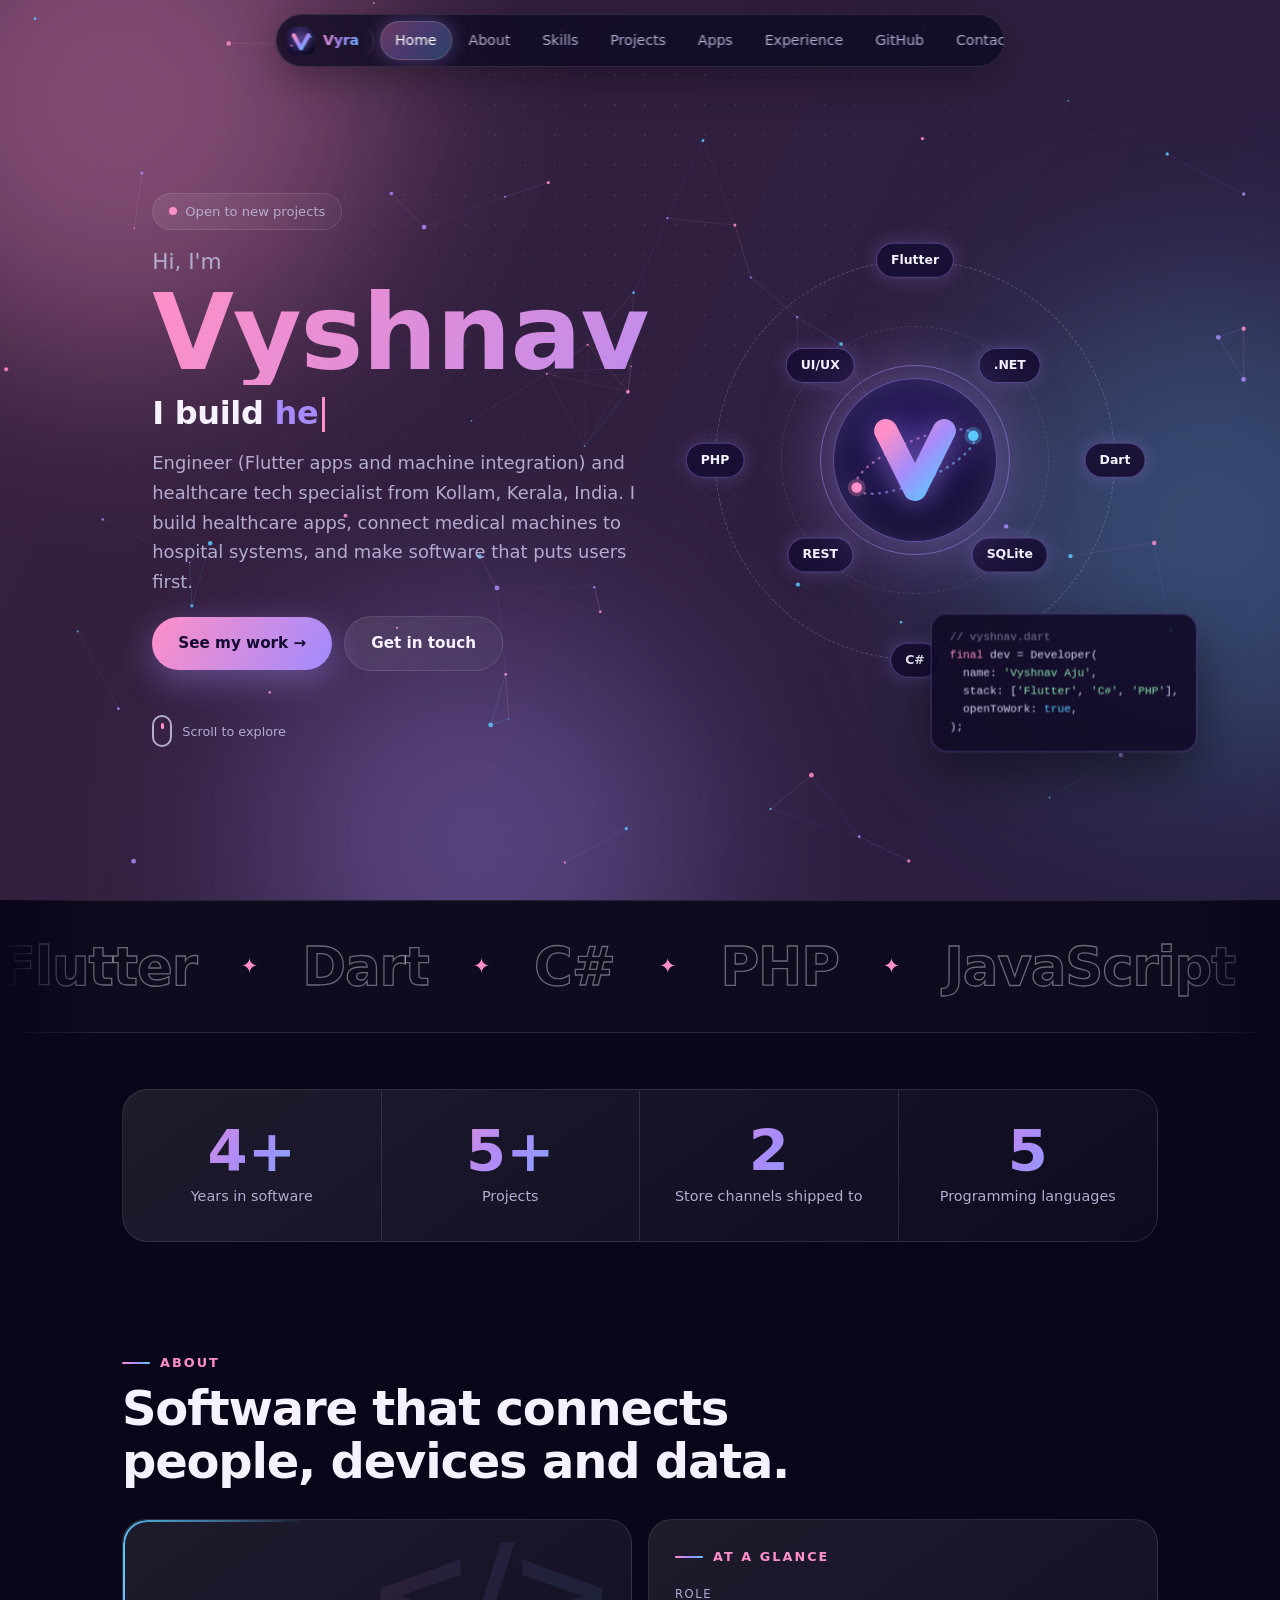
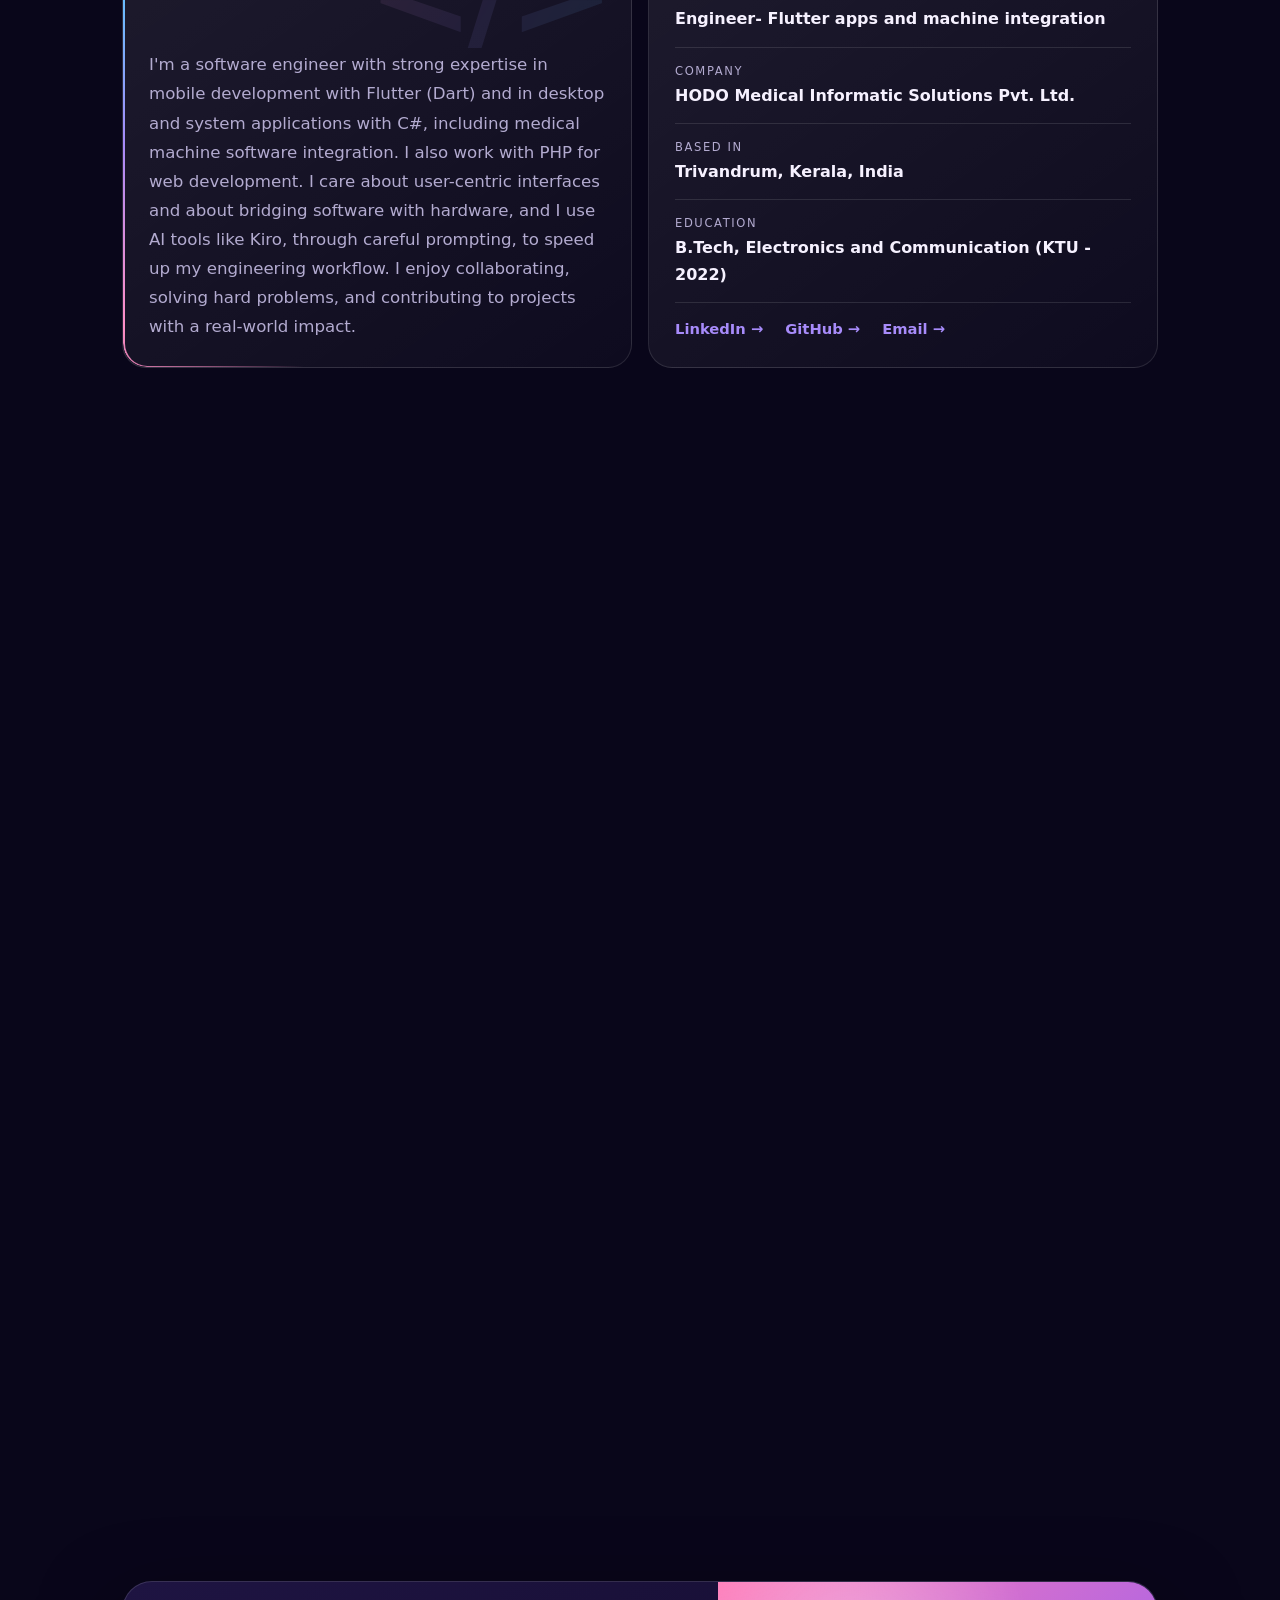
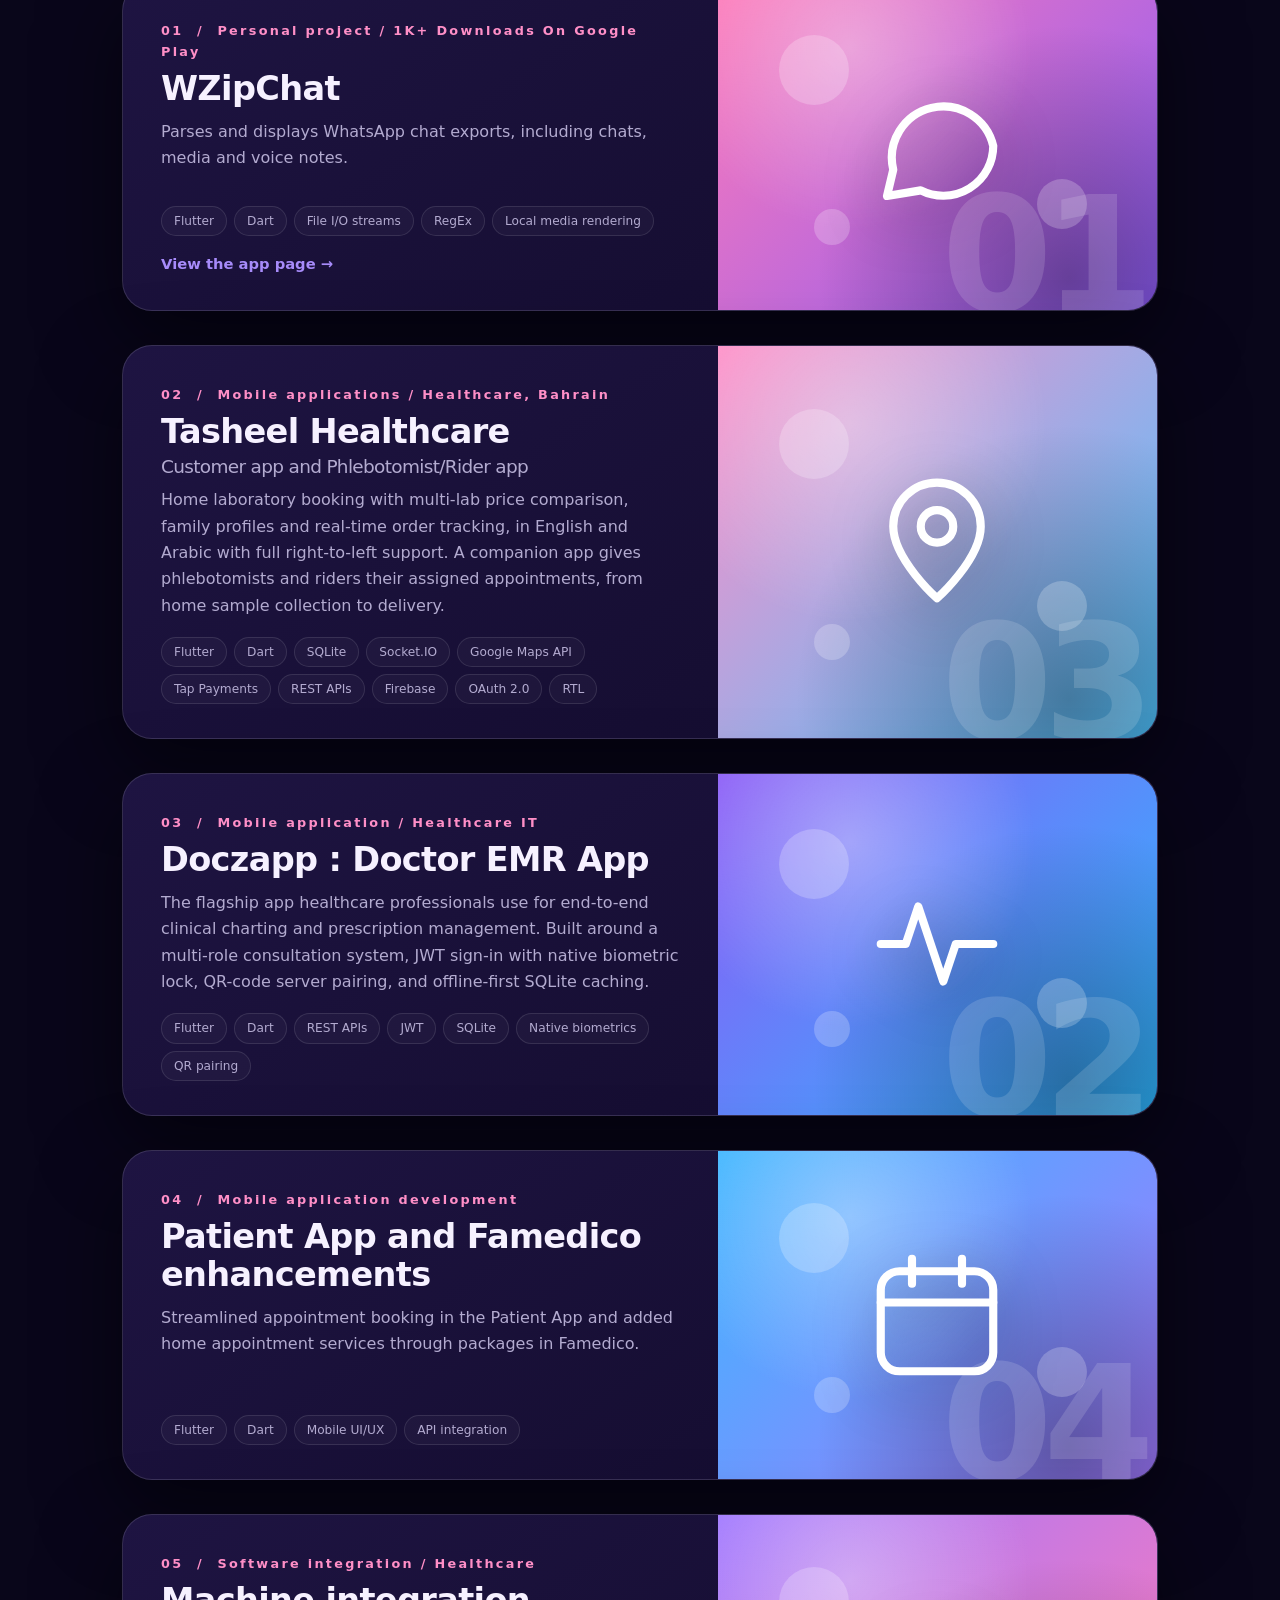
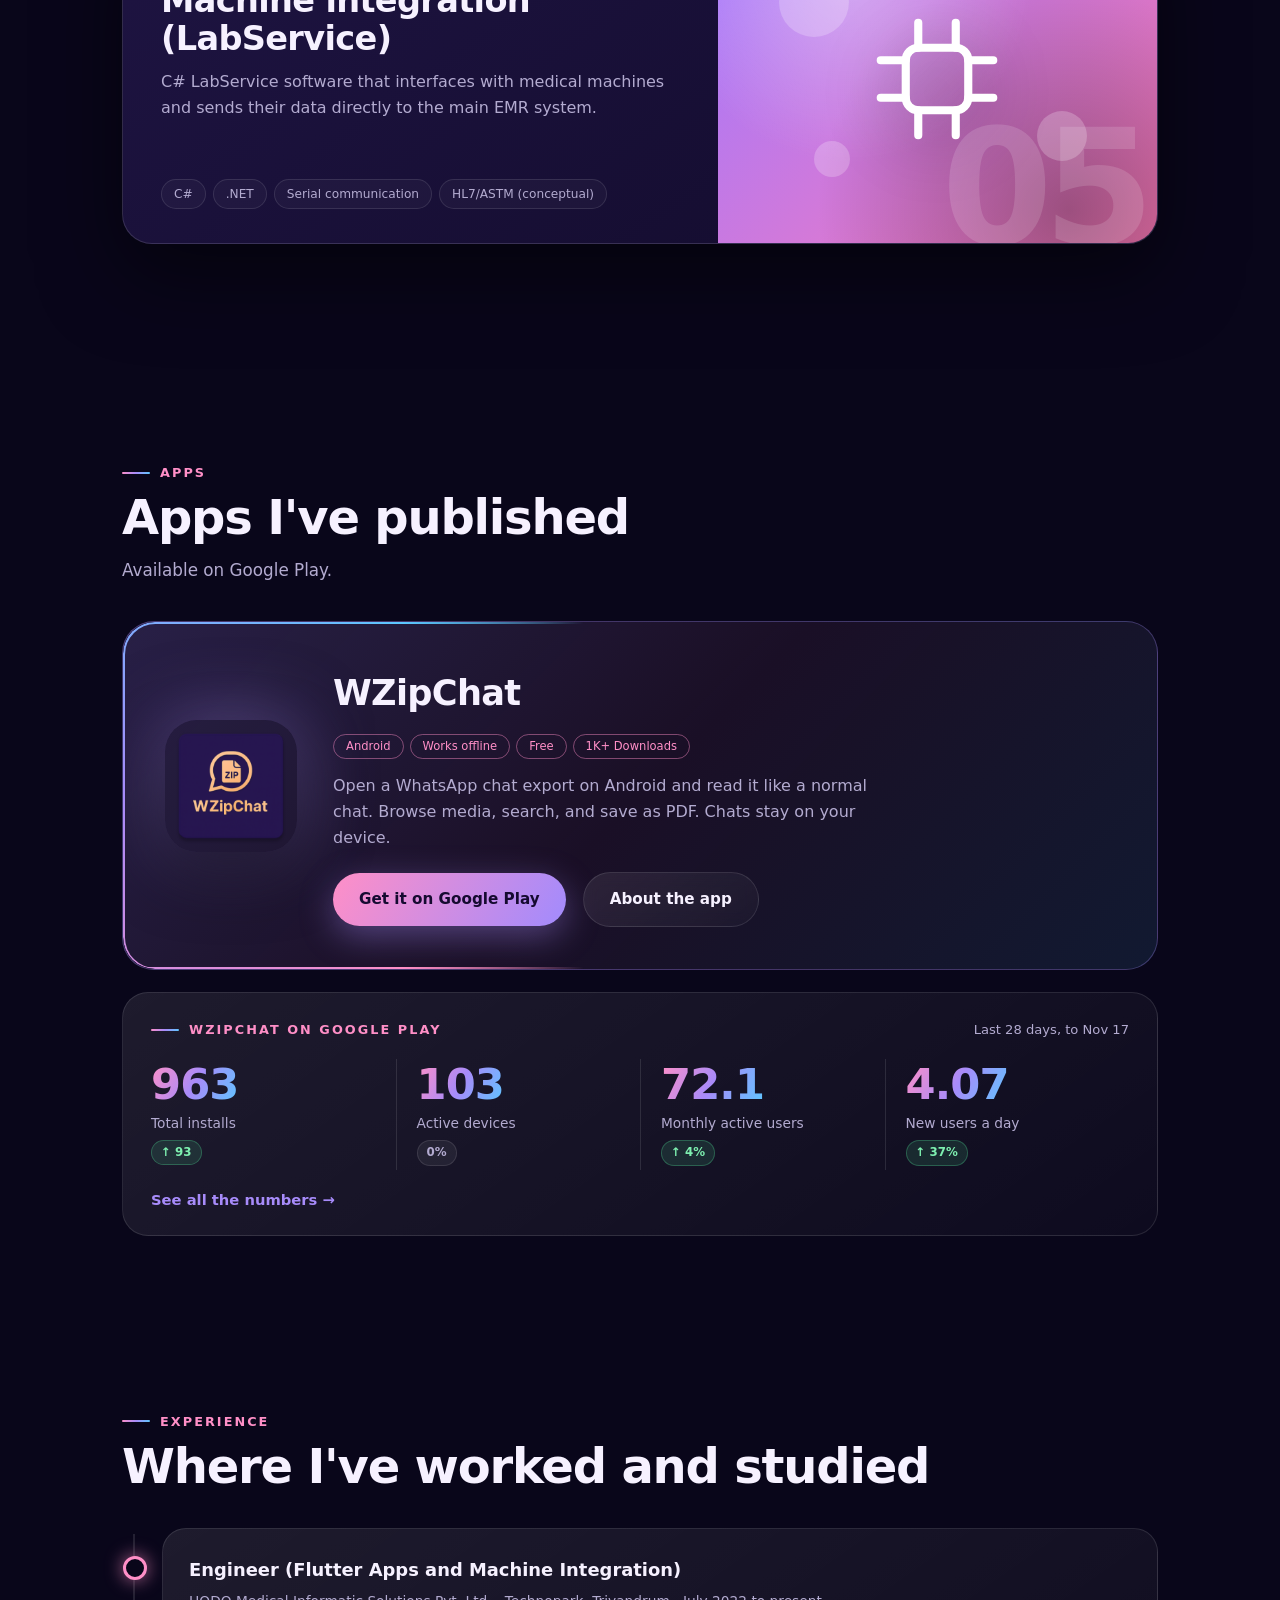
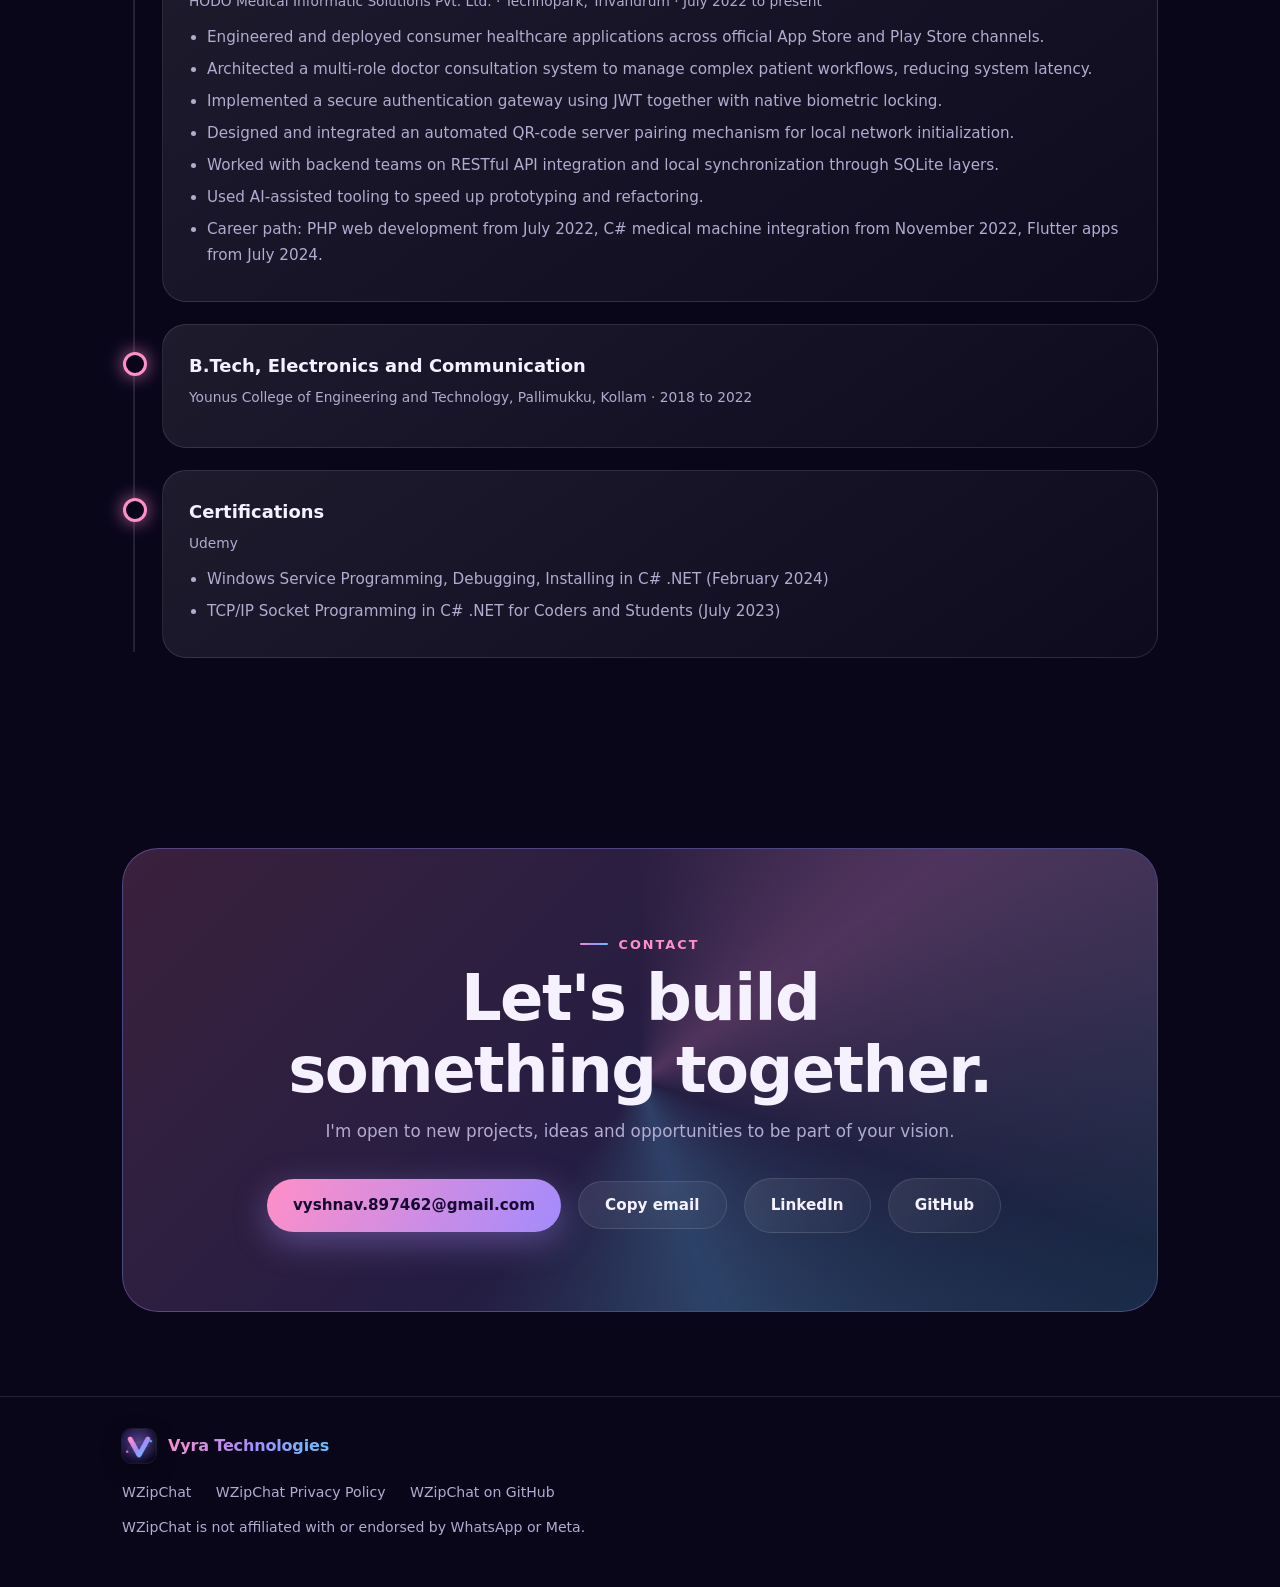
<file: index.html>
<!DOCTYPE html>
<html lang="en">
<head>
<meta charset="utf-8">
<meta name="viewport" content="width=device-width, initial-scale=1">
<script>document.documentElement.classList.add('js')</script>
<title>Vyshnav Aju | Engineer, Flutter Apps and Machine Integration</title>
<meta name="description" content="Vyshnav Aju: engineer (Flutter apps and machine integration) and healthcare tech specialist from Kollam, Kerala. Doczapp, Tasheel, WZipChat and medical machine software.">
<link rel="icon" href="/favicon.svg?v=2" type="image/svg+xml">
<link rel="icon" href="/favicon.ico?v=2" sizes="any">
<link rel="icon" type="image/png" sizes="32x32" href="/favicon-32.png?v=2">
<link rel="icon" type="image/png" sizes="192x192" href="/icon-192.png?v=2">
<link rel="apple-touch-icon" href="/apple-touch-icon.png?v=2">
<link rel="manifest" href="/site.webmanifest">
<meta name="theme-color" content="#09061a">
<meta property="og:site_name" content="Vyra Technologies">
<meta property="og:image" content="https://vyshnav161.github.io/og-image.png">
<meta name="twitter:card" content="summary_large_image">
<meta name="twitter:image" content="https://vyshnav161.github.io/og-image.png">
<link rel="stylesheet" href="/style.css">
</head>
<body>
<div id="progress"></div>
<div class="bg"><div class="sheen"></div><div class="blob b1"></div><div class="blob b2"></div><div class="blob b3"></div><div class="grain"></div></div>

<nav>
  <a class="brand" href="/" aria-label="Vyra Technologies"><img src="/icon-192.png" alt="" width="28" height="28"><span>Vyra</span></a>
  <a href="#home" class="active">Home</a>
  <a href="#about">About</a>
  <a href="#skills">Skills</a>
  <a href="#projects">Projects</a>
  <a href="#apps">Apps</a>
  <a href="#experience">Experience</a>
  <a href="/github/">GitHub</a>
  <a href="#contact">Contact</a>
</nav>

<header class="hero" id="home">
<div class="wrap">
  <div class="hero-copy">
    <span class="pill up" style="--l:0"><i class="dot"></i> Open to new projects</span>
    <h1 class="hero-h">
      <span class="line"><span class="up hi" style="--l:1">Hi, I'm</span></span>
      <span class="line big"><span class="up" style="--l:2"><span class="grad">Vyshnav</span></span></span>
      <span class="line role"><span class="up" style="--l:4">I build <span class="typed" id="typed"></span></span></span>
    </h1>
    <p class="lead up" style="--l:5">Engineer (Flutter apps and machine integration) and healthcare tech specialist from Kollam, Kerala, India. I build healthcare apps, connect medical machines to hospital systems, and make software that puts users first.</p>
    <div class="up" style="--l:6"><a class="btn primary" href="#projects">See my work &rarr;</a><a class="btn ghost" href="#contact">Get in touch</a></div>
    <div class="scroll-hint up" style="--l:7"><div class="mouse"></div> Scroll to explore</div>
  </div>
  <div class="orbit-wrap up" style="--l:3">
    <div class="orbit">
      <div class="ring" style="--r:200px"><i style="--a:-90deg"><b>Flutter</b></i><i style="--a:0deg"><b>Dart</b></i><i style="--a:90deg"><b>C#</b></i><i style="--a:180deg"><b>PHP</b></i></div>
      <div class="ring r2" style="--r:134px"><i style="--a:-45deg"><b>.NET</b></i><i style="--a:45deg"><b>SQLite</b></i><i style="--a:135deg"><b>REST</b></i><i style="--a:225deg"><b>UI/UX</b></i></div>
      <div class="core" aria-label="Vyra Technologies mark"><svg viewBox="0 0 200 200" aria-hidden="true"><defs><linearGradient id="cg" x1="0" y1="0" x2="1" y2="1"><stop offset="0" stop-color="#ff8fc7"/><stop offset=".5" stop-color="#a78bfa"/><stop offset="1" stop-color="#5cc8ff"/></linearGradient></defs><ellipse cx="100" cy="102" rx="80" ry="25" transform="rotate(-24 100 102)" fill="none" stroke="url(#cg)" stroke-opacity=".6" stroke-width="3" stroke-dasharray="1 8" stroke-linecap="round"/><path d="M64 64 L100 136 L136 64" fill="none" stroke="url(#cg)" stroke-width="29" stroke-linecap="round" stroke-linejoin="round"/><circle cx="172" cy="70" r="11" fill="#5cc8ff" fill-opacity=".28"/><circle cx="172" cy="70" r="6.5" fill="#5cc8ff"/><circle cx="28" cy="134" r="11" fill="#ff8fc7" fill-opacity=".28"/><circle cx="28" cy="134" r="6.5" fill="#ff8fc7"/></svg></div>
    </div>
    <pre class="code" aria-hidden="true"><span class="c">// vyshnav.dart</span>
<span class="k">final</span> dev = Developer(
  name: <span class="s">'Vyshnav Aju'</span>,
  stack: [<span class="s">'Flutter'</span>, <span class="s">'C#'</span>, <span class="s">'PHP'</span>],
  openToWork: <span class="n">true</span>,
);</pre>
  </div>
</div>
</header>

<div class="marquee" aria-hidden="true"><div class="track"><span>Flutter</span><em>&#10022;</em><span>Dart</span><em>&#10022;</em><span>C#</span><em>&#10022;</em><span>PHP</span><em>&#10022;</em><span>JavaScript</span><em>&#10022;</em><span>SQLite</span><em>&#10022;</em><span>Socket.IO</span><em>&#10022;</em><span>Firebase</span><em>&#10022;</em><span>REST APIs</span><em>&#10022;</em><span>JWT</span><em>&#10022;</em><span>OAuth 2.0</span><em>&#10022;</em><span>Biometrics</span><em>&#10022;</em><span>Healthcare IT</span><em>&#10022;</em><span>Machine integration</span><em>&#10022;</em><span>Flutter</span><em>&#10022;</em><span>Dart</span><em>&#10022;</em><span>C#</span><em>&#10022;</em><span>PHP</span><em>&#10022;</em><span>JavaScript</span><em>&#10022;</em><span>SQLite</span><em>&#10022;</em><span>Socket.IO</span><em>&#10022;</em><span>Firebase</span><em>&#10022;</em><span>REST APIs</span><em>&#10022;</em><span>JWT</span><em>&#10022;</em><span>OAuth 2.0</span><em>&#10022;</em><span>Biometrics</span><em>&#10022;</em><span>Healthcare IT</span><em>&#10022;</em><span>Machine integration</span><em>&#10022;</em></div></div>

<main>
<section class="tight"><div class="wrap">
  <div class="stats reveal">
    <div class="stat"><b data-since="2022-07" data-suffix="+">4+</b><span>Years in software</span></div>
    <div class="stat"><b data-count="5" data-suffix="+">5+</b><span>Projects</span></div>
    <div class="stat"><b data-count="2">2</b><span>Store channels shipped to</span></div>
    <div class="stat"><b data-count="5">5</b><span>Programming languages</span></div>
  </div>
</div></section>

<section id="about"><div class="wrap">
  <div class="reveal"><span class="eyebrow">About</span><h2 class="split">Software that connects people, devices and data.</h2></div>
  <div class="bento" style="margin-top:30px">
    <div class="b b-bio spot gb reveal"><span class="deco">&lt;/&gt;</span>
      <p>I'm a software engineer with strong expertise in mobile development with Flutter (Dart) and in desktop and system applications with C#, including medical machine software integration. I also work with PHP for web development. I care about user-centric interfaces and about bridging software with hardware, and I use AI tools like Kiro, through careful prompting, to speed up my engineering workflow. I enjoy collaborating, solving hard problems, and contributing to projects with a real-world impact.</p>
    </div>
    <div class="b b-glance spot reveal" style="--d:.1s">
      <span class="eyebrow">At a glance</span>
      <dl><div><dt>Role</dt><dd>Engineer- Flutter apps and machine integration</dd></div><div><dt>Company</dt><dd>HODO Medical Informatic Solutions Pvt. Ltd.</dd></div><div><dt>Based in</dt><dd>Trivandrum, Kerala, India</dd></div><div><dt>Education</dt><dd>B.Tech, Electronics and Communication (KTU - 2022)</dd></div></dl>
      <div class="glinks"><a class="more" href="https://www.linkedin.com/in/vyshnav-aju-5790a51a9">LinkedIn &rarr;</a><a class="more" href="https://github.com/Vyshnav161">GitHub &rarr;</a><a class="more" href="mailto:vyshnav.897462@gmail.com">Email &rarr;</a></div>
    </div>
  </div>
</div></section>

<section id="skills"><div class="wrap">
  <div class="reveal"><span class="eyebrow">Skills</span><h2 class="split">What I work with</h2></div>
  <div class="skills" style="margin-top:30px"><div class="card spot tilt reveal" style="--d:0.00s"><div class="icon"><svg viewBox="0 0 24 24" fill="none" stroke="currentColor" stroke-width="1.8" stroke-linecap="round" stroke-linejoin="round" aria-hidden="true"><path d="m8 8-4 4 4 4M16 8l4 4-4 4M14 5l-4 14"/></svg></div><h4>Languages and core</h4><div class="chips"><span>Dart</span><span>C#</span><span>PHP</span><span>JavaScript (ES6+)</span><span>SQL</span><span>HTML5</span><span>CSS3</span></div></div><div class="card spot tilt reveal" style="--d:0.06s"><div class="icon"><svg viewBox="0 0 24 24" fill="none" stroke="currentColor" stroke-width="1.8" stroke-linecap="round" stroke-linejoin="round" aria-hidden="true"><path d="m12 3 9 5-9 5-9-5z"/><path d="m3 13 9 5 9-5"/></svg></div><h4>Frameworks and APIs</h4><div class="chips"><span>Flutter (iOS and Android)</span><span>Android SDK</span><span>RESTful web APIs</span><span>API integration</span></div></div><div class="card spot tilt reveal" style="--d:0.12s"><div class="icon"><svg viewBox="0 0 24 24" fill="none" stroke="currentColor" stroke-width="1.8" stroke-linecap="round" stroke-linejoin="round" aria-hidden="true"><ellipse cx="12" cy="5.5" rx="8" ry="3"/><path d="M4 5.5v6c0 1.7 3.6 3 8 3s8-1.3 8-3v-6M4 11.5v6c0 1.7 3.6 3 8 3s8-1.3 8-3v-6"/></svg></div><h4>Databases and sockets</h4><div class="chips"><span>SQLite (offline caching)</span><span>Socket.IO</span><span>Firebase</span><span>PostgreSQL</span></div></div><div class="card spot tilt reveal" style="--d:0.18s"><div class="icon"><svg viewBox="0 0 24 24" fill="none" stroke="currentColor" stroke-width="1.8" stroke-linecap="round" stroke-linejoin="round" aria-hidden="true"><path d="M12 3l8 3v6c0 5-3.4 8-8 9-4.6-1-8-4-8-9V6z"/><path d="m9 12 2 2 4-4"/></svg></div><h4>Security and payments</h4><div class="chips"><span>JWT session management</span><span>OAuth 2.0</span><span>Native biometrics</span><span>Tap Payments</span></div></div><div class="card spot tilt reveal" style="--d:0.24s"><div class="icon"><svg viewBox="0 0 24 24" fill="none" stroke="currentColor" stroke-width="1.8" stroke-linecap="round" stroke-linejoin="round" aria-hidden="true"><path d="M14.7 6.3a4 4 0 0 0-5.4 5.4L3 18l3 3 6.3-6.3a4 4 0 0 0 5.4-5.4l-2.6 2.6-2.4-.6-.6-2.4z"/></svg></div><h4>Tools and AI platforms</h4><div class="chips"><span>AI prompting (Kiro)</span><span>Git</span><span>GitHub</span><span>Postman</span><span>Android Studio</span><span>VS Code</span><span>App Store and Play Store deployment</span></div></div><div class="card spot tilt reveal" style="--d:0.30s"><div class="icon"><svg viewBox="0 0 24 24" fill="none" stroke="currentColor" stroke-width="1.8" stroke-linecap="round" stroke-linejoin="round" aria-hidden="true"><rect x="7" y="7" width="10" height="10" rx="2"/><path d="M9 3v4M15 3v4M9 17v4M15 17v4M3 9h4M3 15h4M17 9h4M17 15h4"/></svg></div><h4>Core competencies</h4><div class="chips"><span>Medical machine integration</span><span>Hardware-software interfacing</span><span>Local file parsing</span><span>RTL localization</span></div></div></div>
</div></section>

<section id="projects"><div class="wrap">
  <div class="reveal"><span class="eyebrow">Projects</span><h2 class="split">Work I'm proud of</h2></div>
  <p class="sub reveal" style="--d:.1s">From my job and from personal projects. Keep scrolling, the cards stack.</p>
  <div class="stack">
  <article class="pcard spot" style="--i:0">
    <div class="pc-body"><span class="pnum">01 &nbsp;/&nbsp; Personal project / 1K+ Downloads On Google Play</span><h3>WZipChat</h3><p>Parses and displays WhatsApp chat exports, including chats, media and voice notes.</p><div class="chips"><span>Flutter</span><span>Dart</span><span>File I/O streams</span><span>RegEx</span><span>Local media rendering</span></div><a class="more" href="/wzipchat/">View the app page &rarr;</a></div>
    <div class="pv v1"><i class="orb o1"></i><i class="orb o2"></i><i class="orb o3"></i><svg viewBox="0 0 24 24" fill="none" stroke="currentColor" stroke-width="1.8" stroke-linecap="round" stroke-linejoin="round" aria-hidden="true"><path d="M21 12a8 8 0 0 1-11.6 7.1L4 20l1-4.2A8 8 0 1 1 21 12z"/></svg><span class="big">01</span></div>
  </article>
  <article class="pcard spot" style="--i:2">
    <div class="pc-body"><span class="pnum">02 &nbsp;/&nbsp; Mobile applications / Healthcare, Bahrain</span><h3>Tasheel Healthcare <small style="font-weight:500;color:var(--muted);font-size:.55em">Customer app and Phlebotomist/Rider app</small></h3><p>Home laboratory booking with multi-lab price comparison, family profiles and real-time order tracking, in English and Arabic with full right-to-left support. A companion app gives phlebotomists and riders their assigned appointments, from home sample collection to delivery.</p><div class="chips"><span>Flutter</span><span>Dart</span><span>SQLite</span><span>Socket.IO</span><span>Google Maps API</span><span>Tap Payments</span><span>REST APIs</span><span>Firebase</span><span>OAuth 2.0</span><span>RTL</span></div></div>
    <div class="pv v3"><i class="orb o1"></i><i class="orb o2"></i><i class="orb o3"></i><svg viewBox="0 0 24 24" fill="none" stroke="currentColor" stroke-width="1.8" stroke-linecap="round" stroke-linejoin="round" aria-hidden="true"><path d="M12 21s-7-6.2-7-11.5a7 7 0 0 1 14 0C19 14.8 12 21 12 21z"/><circle cx="12" cy="9.5" r="2.6"/></svg><span class="big">03</span></div>
  </article>
  <article class="pcard spot" style="--i:1">
    <div class="pc-body"><span class="pnum">03 &nbsp;/&nbsp; Mobile application / Healthcare IT</span><h3>Doczapp : Doctor EMR App</h3><p>The flagship app healthcare professionals use for end-to-end clinical charting and prescription management. Built around a multi-role consultation system, JWT sign-in with native biometric lock, QR-code server pairing, and offline-first SQLite caching.</p><div class="chips"><span>Flutter</span><span>Dart</span><span>REST APIs</span><span>JWT</span><span>SQLite</span><span>Native biometrics</span><span>QR pairing</span></div></div>
    <div class="pv v2"><i class="orb o1"></i><i class="orb o2"></i><i class="orb o3"></i><svg viewBox="0 0 24 24" fill="none" stroke="currentColor" stroke-width="1.8" stroke-linecap="round" stroke-linejoin="round" aria-hidden="true"><path d="M3 12h4l2-6 4 12 2-6h6"/></svg><span class="big">02</span></div>
  </article>
  <article class="pcard spot" style="--i:3">
    <div class="pc-body"><span class="pnum">04 &nbsp;/&nbsp; Mobile application development</span><h3>Patient App and Famedico enhancements</h3><p>Streamlined appointment booking in the Patient App and added home appointment services through packages in Famedico.</p><div class="chips"><span>Flutter</span><span>Dart</span><span>Mobile UI/UX</span><span>API integration</span></div></div>
    <div class="pv v4"><i class="orb o1"></i><i class="orb o2"></i><i class="orb o3"></i><svg viewBox="0 0 24 24" fill="none" stroke="currentColor" stroke-width="1.8" stroke-linecap="round" stroke-linejoin="round" aria-hidden="true"><rect x="3" y="5" width="18" height="16" rx="3"/><path d="M8 3v4M16 3v4M3 10h18"/></svg><span class="big">04</span></div>
  </article>
  <article class="pcard spot" style="--i:4">
    <div class="pc-body"><span class="pnum">05 &nbsp;/&nbsp; Software integration / Healthcare</span><h3>Machine integration (LabService)</h3><p>C# LabService software that interfaces with medical machines and sends their data directly to the main EMR system.</p><div class="chips"><span>C#</span><span>.NET</span><span>Serial communication</span><span>HL7/ASTM (conceptual)</span></div></div>
    <div class="pv v5"><i class="orb o1"></i><i class="orb o2"></i><i class="orb o3"></i><svg viewBox="0 0 24 24" fill="none" stroke="currentColor" stroke-width="1.8" stroke-linecap="round" stroke-linejoin="round" aria-hidden="true"><rect x="7" y="7" width="10" height="10" rx="2"/><path d="M9 3v4M15 3v4M9 17v4M15 17v4M3 9h4M3 15h4M17 9h4M17 15h4"/></svg><span class="big">05</span></div>
  </article>
  </div>
</div></section>

<section id="apps"><div class="wrap">
  <div class="reveal"><span class="eyebrow">Apps</span><h2 class="split">Apps I've published</h2></div>
  <p class="sub reveal" style="--d:.1s">Available on Google Play.</p>
  <div class="featured spot gb reveal" style="--d:.15s">
    <img class="appicon" src="/wzipchat/app-icon.webp" alt="WZipChat app icon" width="132" height="132">
    <div>
      <h3>WZipChat</h3>
      <span class="tag">Android</span><span class="tag">Works offline</span><span class="tag">Free</span><span class="tag">1K+ Downloads</span>
      <p>Open a WhatsApp chat export on Android and read it like a normal chat. Browse media, search, and save as PDF. Chats stay on your device.</p>
      <a class="btn primary" href="https://play.google.com/store/apps/details?id=com.wolfex161.wzipchat">Get it on Google Play</a>
      <a class="btn ghost" href="/wzipchat/">About the app</a>
    </div>
  </div>
  <div class="mini reveal" style="--d:.2s">
    <div class="mini-head"><span class="eyebrow">WZipChat on Google Play</span><span class="mini-note">Last 28 days, to Nov 17</span></div>
    <div class="mini-grid">
      <div class="mstat"><b data-count="972">972</b><span>Total installs</span><i class="delta up">&uarr; 93</i></div>
      <div class="mstat"><b data-count="104">104</b><span>Active devices</span><i class="delta flat">0%</i></div>
      <div class="mstat"><b data-count="72.8" data-dec="1">72.8</b><span>Monthly active users</span><i class="delta up">&uarr; 4%</i></div>
      <div class="mstat"><b data-count="4.11" data-dec="2">4.11</b><span>New users a day</span><i class="delta up">&uarr; 37%</i></div>
    </div>
    <a class="more" href="/wzipchat/#stats">See all the numbers &rarr;</a>
  </div>
</div></section>

<section id="experience"><div class="wrap">
  <div class="reveal"><span class="eyebrow">Experience</span><h2 class="split">Where I've worked and studied</h2></div>
  <div class="timeline" id="timeline" style="margin-top:34px">
    <div class="fill" id="fill"></div>
    <div class="tl reveal"><div class="card spot">
      <h4>Engineer (Flutter Apps and Machine Integration)</h4>
      <span class="when">HODO Medical Informatic Solutions Pvt. Ltd. &middot; Technopark, Trivandrum &middot; July 2022 to present</span>
      <ul>
        <li>Engineered and deployed consumer healthcare applications across official App Store and Play Store channels.</li>
        <li>Architected a multi-role doctor consultation system to manage complex patient workflows, reducing system latency.</li>
        <li>Implemented a secure authentication gateway using JWT together with native biometric locking.</li>
        <li>Designed and integrated an automated QR-code server pairing mechanism for local network initialization.</li>
        <li>Worked with backend teams on RESTful API integration and local synchronization through SQLite layers.</li>
        <li>Used AI-assisted tooling to speed up prototyping and refactoring.</li>
        <li>Career path: PHP web development from July 2022, C# medical machine integration from November 2022, Flutter apps from July 2024.</li>
      </ul>
    </div></div>
    <div class="tl reveal" style="--d:.1s"><div class="card spot">
      <h4>B.Tech, Electronics and Communication</h4>
      <span class="when">Younus College of Engineering and Technology, Pallimukku, Kollam &middot; 2018 to 2022</span>
    </div></div>
    <div class="tl reveal" style="--d:.15s"><div class="card spot">
      <h4>Certifications</h4>
      <span class="when">Udemy</span>
      <ul>
        <li>Windows Service Programming, Debugging, Installing in C# .NET (February 2024)</li>
        <li>TCP/IP Socket Programming in C# .NET for Coders and Students (July 2023)</li>
      </ul>
    </div></div>
  </div>
</div></section>

<section id="contact"><div class="wrap">
  <div class="cta reveal">
    <span class="eyebrow">Contact</span>
    <h2 class="split">Let's build something together.</h2>
    <p class="sub">I'm open to new projects, ideas and opportunities to be part of your vision.</p>
    <a class="btn primary" href="mailto:vyshnav.897462@gmail.com">vyshnav.897462@gmail.com</a>
    <button class="btn ghost" type="button" data-copy="vyshnav.897462@gmail.com">Copy email</button>
    <a class="btn ghost" href="https://www.linkedin.com/in/vyshnav-aju-5790a51a9">LinkedIn</a>
    <a class="btn ghost" href="https://github.com/Vyshnav161">GitHub</a>
  </div>
</div></section>
</main>

<footer><div class="wrap">
  <a class="fbrand" href="/"><img src="/icon-192.png" alt="" width="34" height="34"><span><b>Vyra Technologies</b></span></a>
  <a href="/wzipchat/">WZipChat</a>
  <a href="/wzipchat/privacy.html">WZipChat Privacy Policy</a>
  <a href="https://github.com/Vyshnav161/Whatsapp_zip_reader">WZipChat on GitHub</a>
  <div style="margin-top:12px">WZipChat is not affiliated with or endorsed by WhatsApp or Meta.</div>
</div></footer>
<button id="top" aria-label="Back to top">&uarr;</button>
<script src="/script.js"></script>
</body>
</html>
</file>
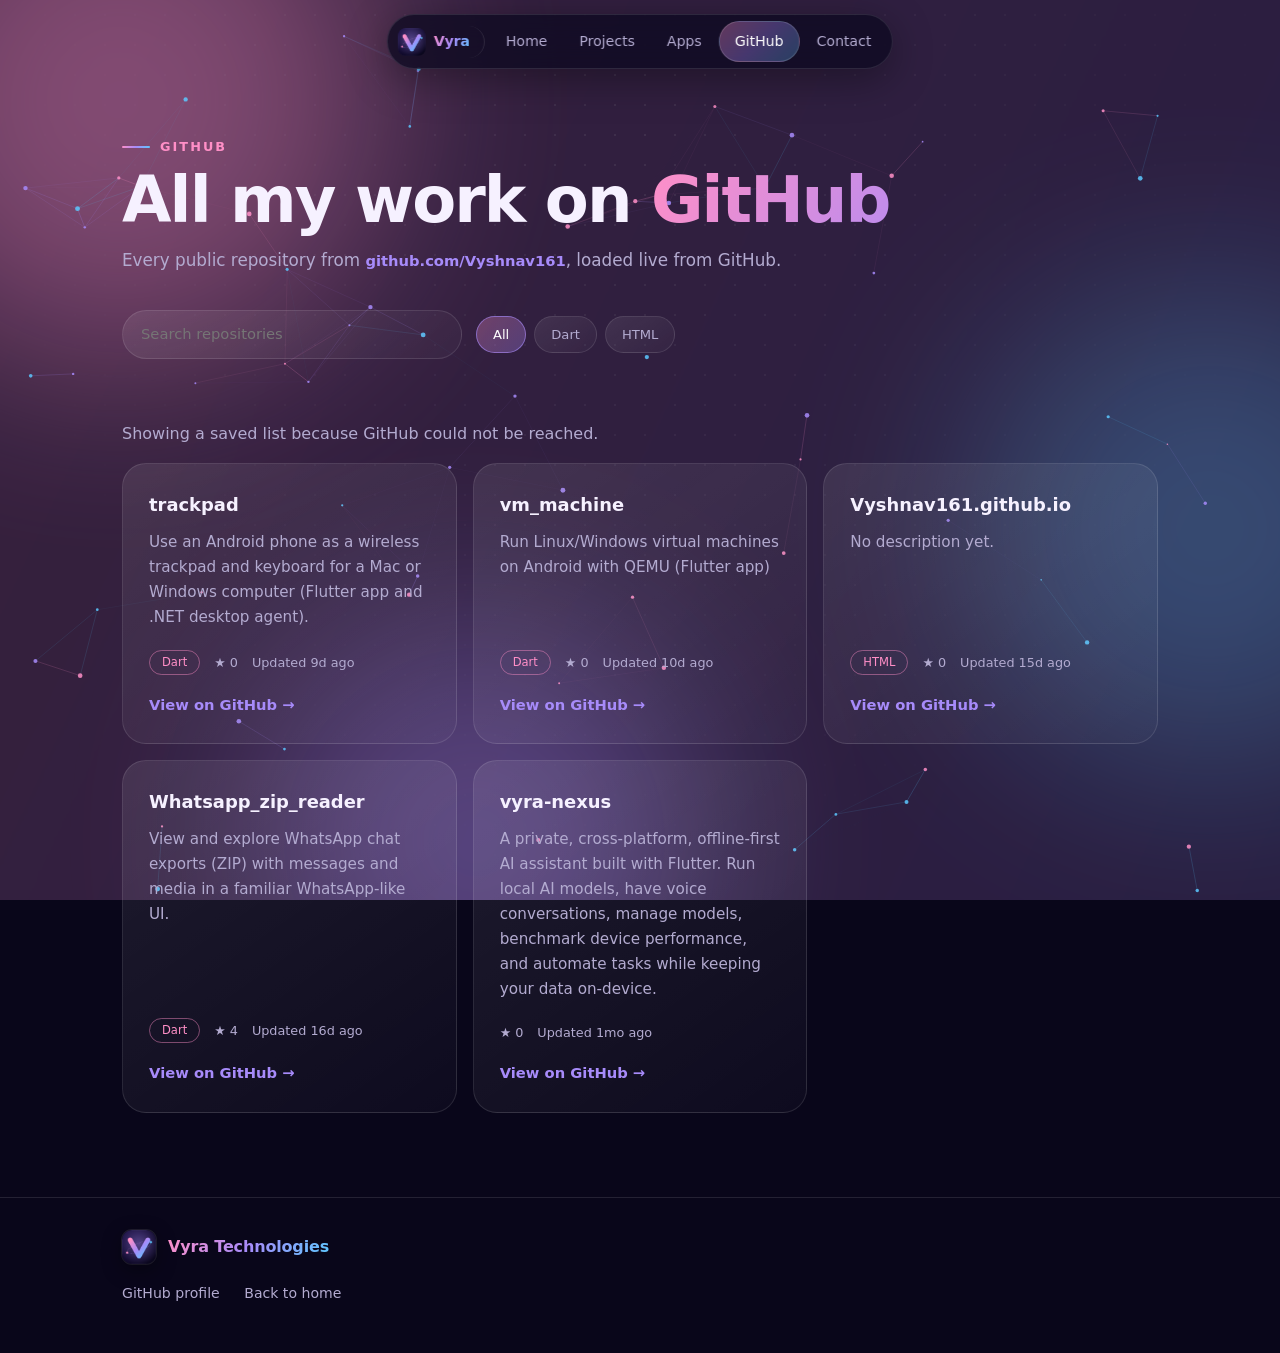
<file: github/index.html>
<!DOCTYPE html>
<html lang="en">
<head>
<meta charset="utf-8">
<meta name="viewport" content="width=device-width, initial-scale=1">
<script>document.documentElement.classList.add('js')</script>
<title>GitHub Projects | Vyshnav Aju</title>
<meta name="description" content="All public repositories by Vyshnav Aju on GitHub: Flutter apps, web projects and more.">
<link rel="icon" href="/favicon.svg?v=2" type="image/svg+xml">
<link rel="icon" href="/favicon.ico?v=2" sizes="any">
<link rel="icon" type="image/png" sizes="32x32" href="/favicon-32.png?v=2">
<link rel="icon" type="image/png" sizes="192x192" href="/icon-192.png?v=2">
<link rel="apple-touch-icon" href="/apple-touch-icon.png?v=2">
<link rel="manifest" href="/site.webmanifest">
<meta name="theme-color" content="#09061a">
<meta property="og:site_name" content="Vyra Technologies">
<meta property="og:image" content="https://vyshnav161.github.io/og-image.png">
<meta name="twitter:card" content="summary_large_image">
<meta name="twitter:image" content="https://vyshnav161.github.io/og-image.png">
<link rel="stylesheet" href="/style.css">
</head>
<body>
<div id="progress"></div>
<div class="bg"><div class="sheen"></div><div class="blob b1"></div><div class="blob b2"></div><div class="blob b3"></div><div class="grain"></div></div>
<nav class="static">
  <a class="brand" href="/" aria-label="Vyra Technologies"><img src="/icon-192.png" alt="" width="28" height="28"><span>Vyra</span></a>
  <a href="/">Home</a>
  <a href="/#projects">Projects</a>
  <a href="/#apps">Apps</a>
  <a href="/github/" class="active">GitHub</a>
  <a href="/#contact">Contact</a>
</nav>
<main>
<section class="gh-head"><div class="wrap">
  <span class="eyebrow">GitHub</span>
  <h1 class="gh-title">All my work on <span class="grad">GitHub</span></h1>
  <p class="sub" style="margin-left:0">Every public repository from <a class="more inl" href="https://github.com/Vyshnav161">github.com/Vyshnav161</a>, loaded live from GitHub.</p>
  <div class="gh-tools">
    <input id="gh-q" type="search" placeholder="Search repositories" aria-label="Search repositories">
    <div id="gh-langs" class="gh-langs" role="group" aria-label="Filter by language"></div>
  </div>
</div></section>
<section class="gh-list"><div class="wrap">
  <div id="gh-grid" class="gh-grid" aria-live="polite"><p class="gh-msg">Loading repositories...</p></div>
</div></section>
</main>
<footer><div class="wrap">
  <a class="fbrand" href="/"><img src="/icon-192.png" alt="" width="34" height="34"><span><b>Vyra Technologies</b></span></a>
  <a href="https://github.com/Vyshnav161">GitHub profile</a>
  <a href="/">Back to home</a>
</div></footer>
<button id="top" aria-label="Back to top">&uarr;</button>
<script src="/script.js"></script>
<script src="/github/repos.js"></script>
</body>
</html>
</file>
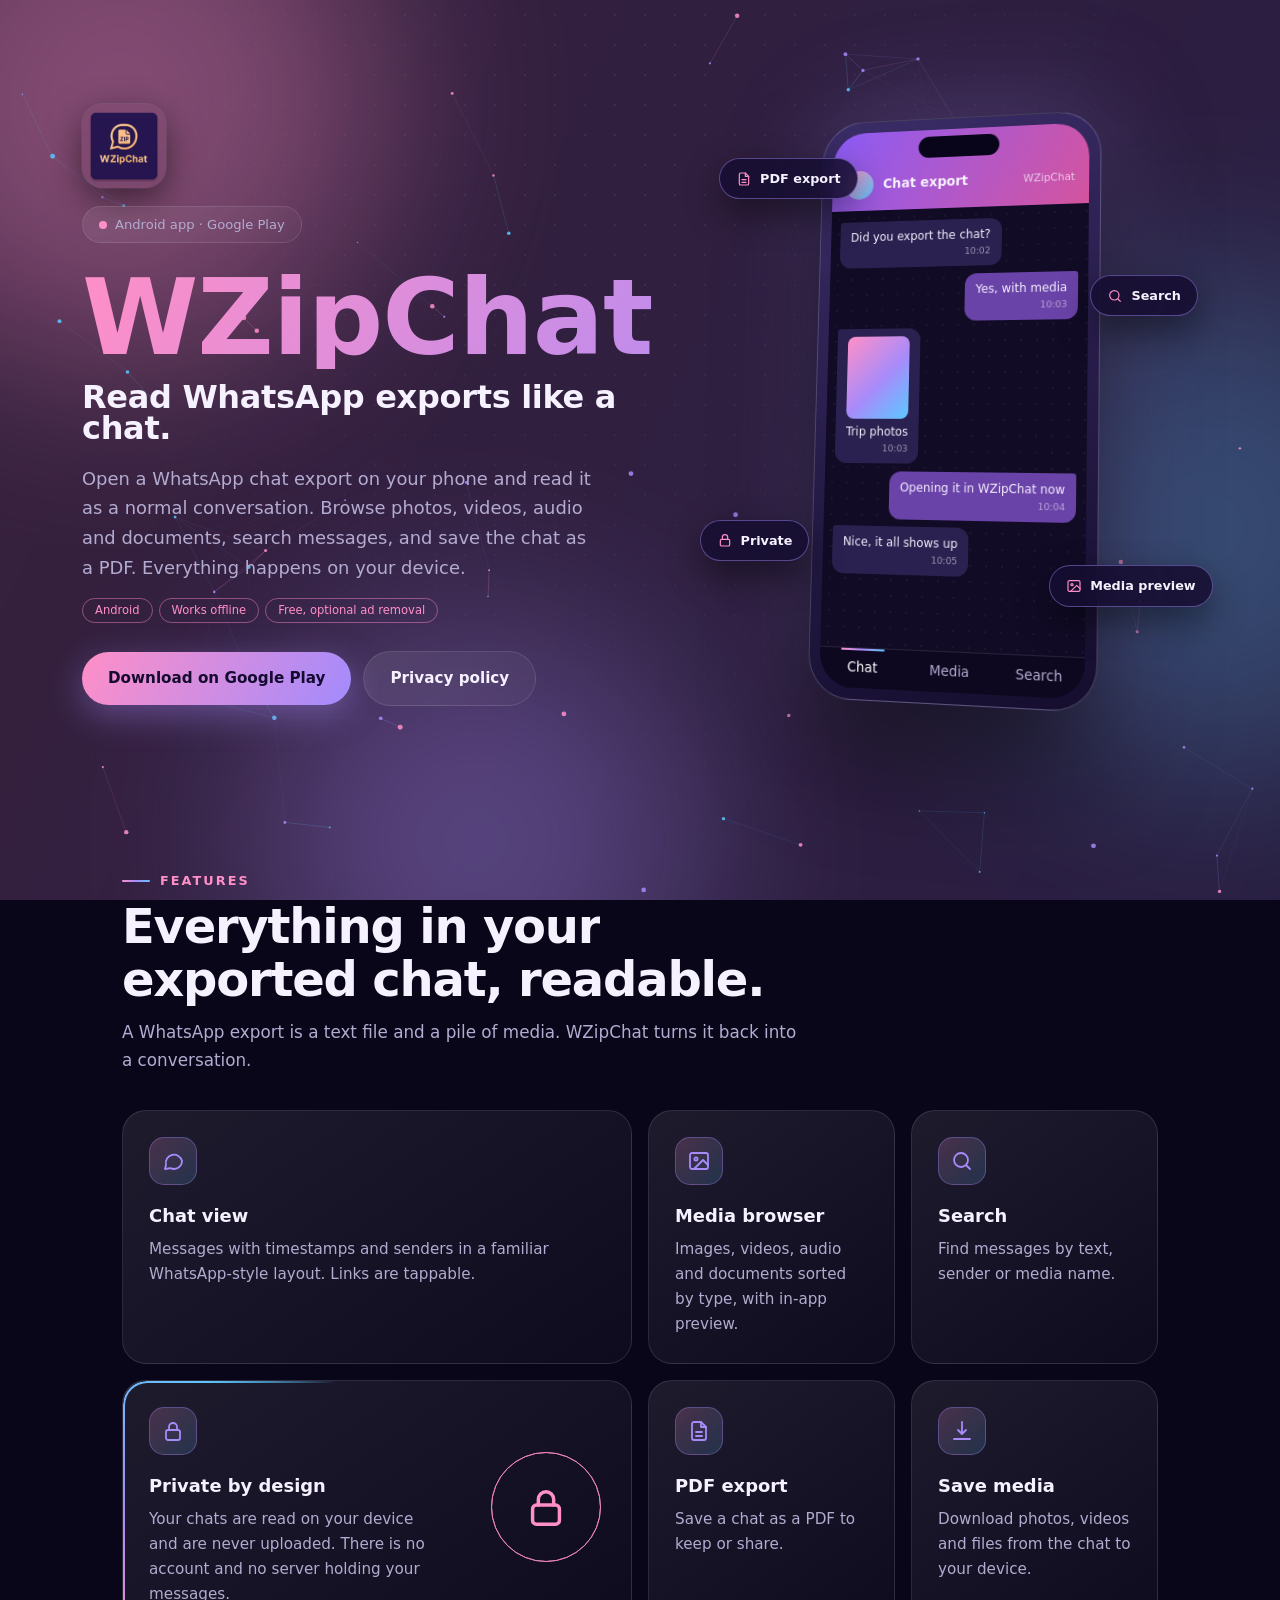
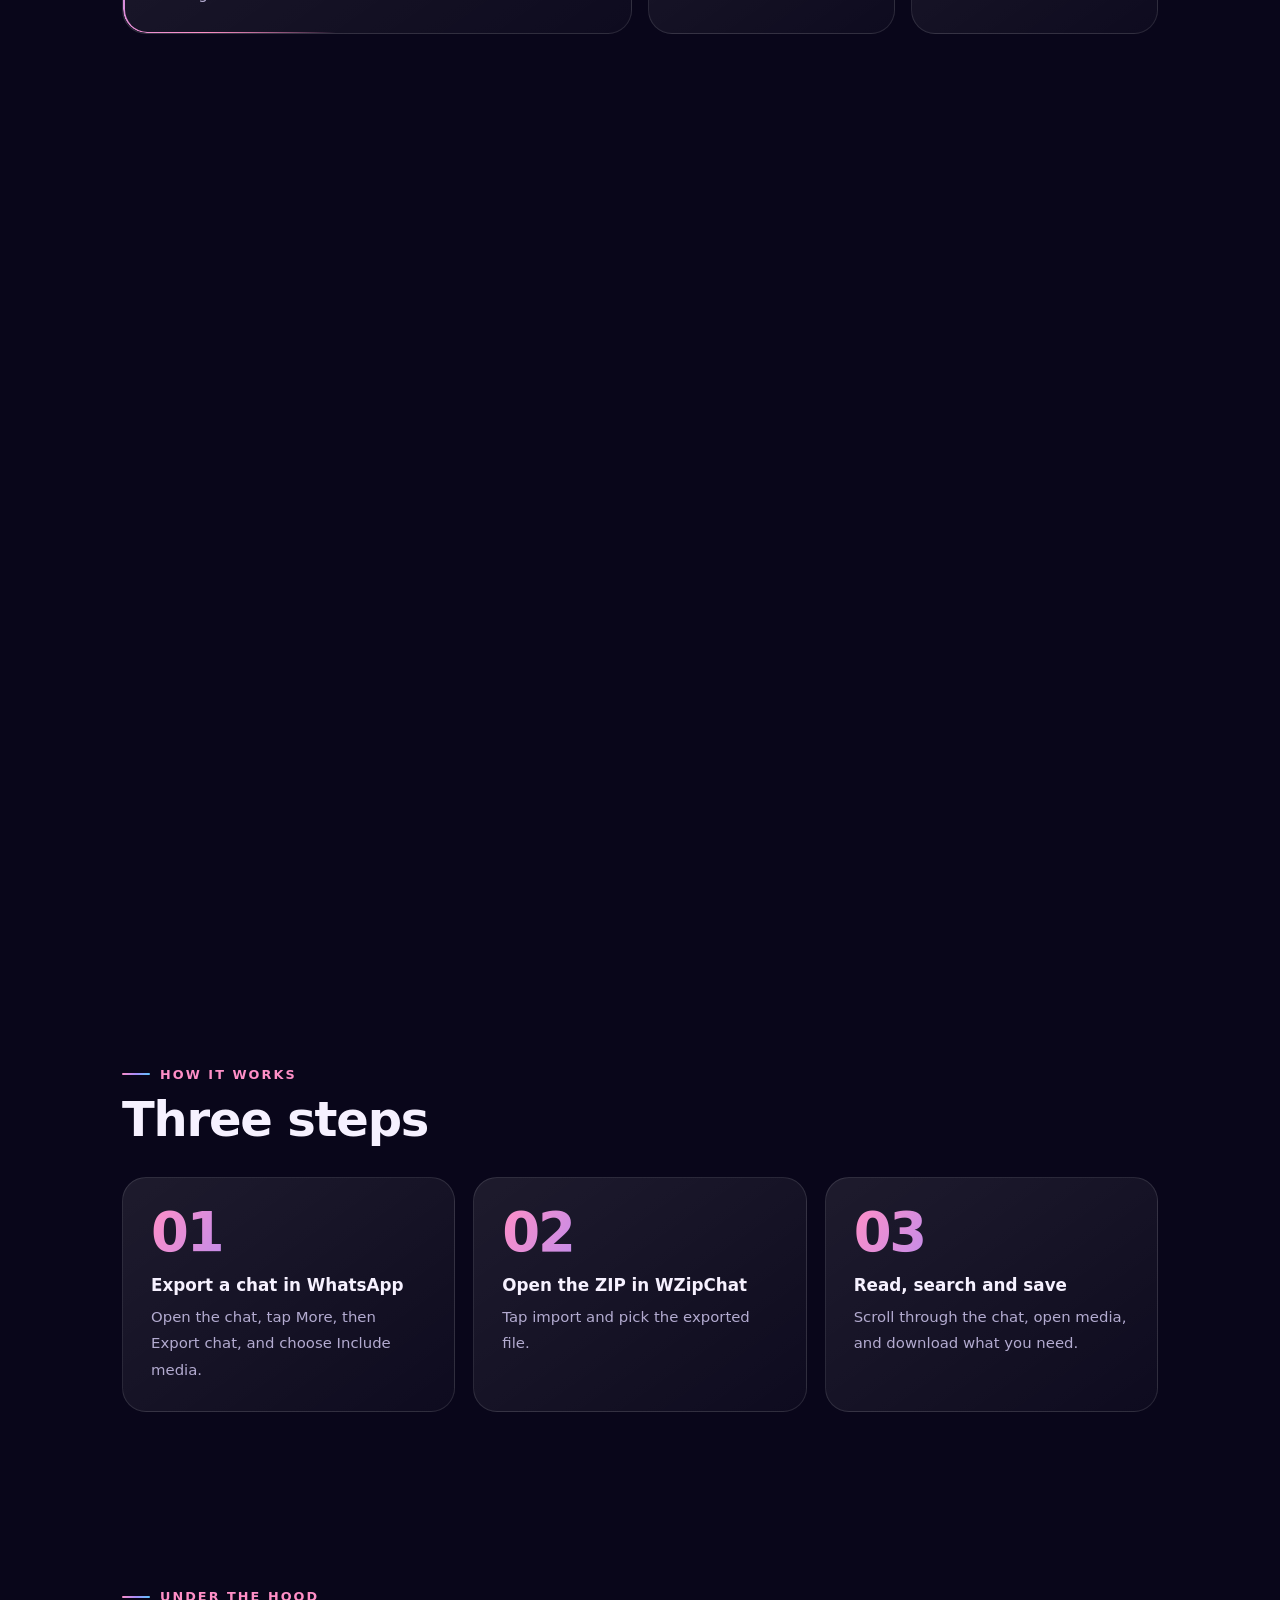
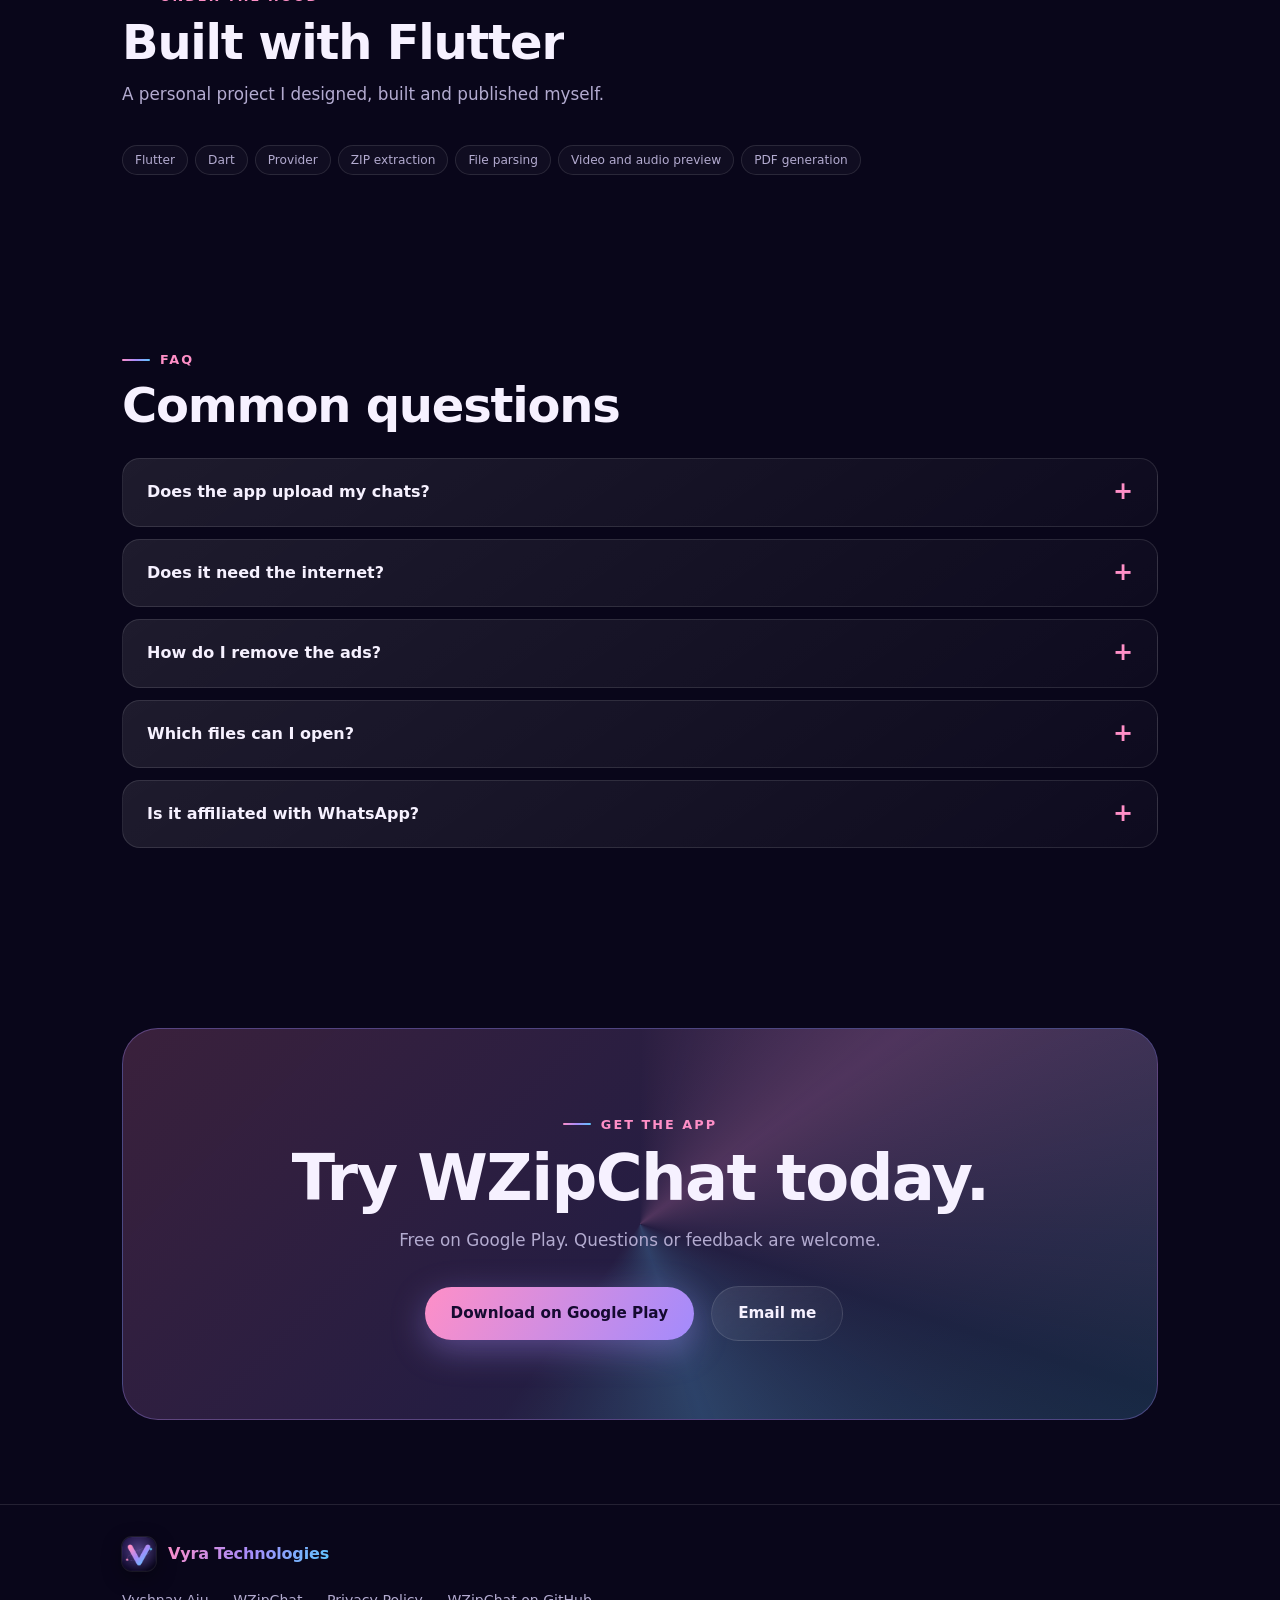
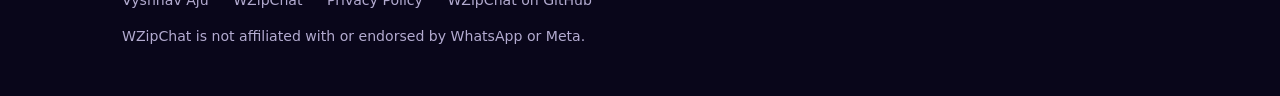
<file: wzipchat/index.html>
<!DOCTYPE html>
<html lang="en">
<head>
<meta charset="utf-8">
<meta name="viewport" content="width=device-width, initial-scale=1">
<script>document.documentElement.classList.add('js')</script>
<title>WZipChat | Read WhatsApp chat exports on Android</title>
<meta name="description" content="WZipChat opens WhatsApp chat export ZIP files on Android. Read chats, browse media, search, and save as PDF. Your chats stay on your device.">
<link rel="icon" href="/favicon.svg?v=2" type="image/svg+xml">
<link rel="icon" href="/favicon.ico?v=2" sizes="any">
<link rel="icon" type="image/png" sizes="32x32" href="/favicon-32.png?v=2">
<link rel="icon" type="image/png" sizes="192x192" href="/icon-192.png?v=2">
<link rel="apple-touch-icon" href="/apple-touch-icon.png?v=2">
<link rel="manifest" href="/site.webmanifest">
<meta name="theme-color" content="#09061a">
<meta property="og:site_name" content="Vyra Technologies">
<meta property="og:image" content="https://vyshnav161.github.io/og-image.png">
<meta name="twitter:card" content="summary_large_image">
<meta name="twitter:image" content="https://vyshnav161.github.io/og-image.png">
<link rel="stylesheet" href="/style.css">
</head>
<body>
<div id="progress"></div>
<div class="bg"><div class="sheen"></div><div class="blob b1"></div><div class="blob b2"></div><div class="blob b3"></div><div class="grain"></div></div>

<header class="hero app" id="top-of-page">
<div class="wrap">
  <div>
    <img class="appicon up" style="--l:0;width:84px;height:84px;border-radius:21px" src="/wzipchat/app-icon.webp" alt="WZipChat app icon" width="84" height="84">
    <span class="pill up" style="--l:1"><i class="dot"></i> Android app &middot; Google Play</span>
    <h1 class="hero-h">
      <span class="line big"><span class="up" style="--l:2"><span class="grad">WZipChat</span></span></span>
      <span class="line role"><span class="up" style="--l:3">Read WhatsApp exports like a chat.</span></span>
    </h1>
    <p class="lead up" style="--l:4">Open a WhatsApp chat export on your phone and read it as a normal conversation. Browse photos, videos, audio and documents, search messages, and save the chat as a PDF. Everything happens on your device.</p>
    <div class="up" style="--l:5;margin-top:14px"><span class="tag">Android</span><span class="tag">Works offline</span><span class="tag">Free, optional ad removal</span></div>
    <div class="up" style="--l:6"><a class="btn primary" href="https://play.google.com/store/apps/details?id=com.wolfex161.wzipchat">Download on Google Play</a><a class="btn ghost" href="/wzipchat/privacy.html">Privacy policy</a></div>
  </div>
  <div class="phone-stage up" style="--l:3">
    <div class="fchip c1"><svg viewBox="0 0 24 24" fill="none" stroke="currentColor" stroke-width="1.8" stroke-linecap="round" stroke-linejoin="round" aria-hidden="true"><path d="M14 3H7a2 2 0 0 0-2 2v14a2 2 0 0 0 2 2h10a2 2 0 0 0 2-2V8z"/><path d="M14 3v5h5M9 13h6M9 17h6"/></svg>PDF export</div>
    <div class="fchip c2"><svg viewBox="0 0 24 24" fill="none" stroke="currentColor" stroke-width="1.8" stroke-linecap="round" stroke-linejoin="round" aria-hidden="true"><circle cx="11" cy="11" r="7"/><path d="m20 20-3.5-3.5"/></svg>Search</div>
    <div class="fchip c3"><svg viewBox="0 0 24 24" fill="none" stroke="currentColor" stroke-width="1.8" stroke-linecap="round" stroke-linejoin="round" aria-hidden="true"><rect x="5" y="11" width="14" height="10" rx="2"/><path d="M8 11V8a4 4 0 0 1 8 0v3"/></svg>Private</div>
    <div class="fchip c4"><svg viewBox="0 0 24 24" fill="none" stroke="currentColor" stroke-width="1.8" stroke-linecap="round" stroke-linejoin="round" aria-hidden="true"><rect x="3" y="4" width="18" height="16" rx="2"/><circle cx="9" cy="10" r="1.6"/><path d="m21 16-5-5-9 9"/></svg>Media preview</div>
    <div class="phone" id="phone">
      <div class="notch"></div>
      <div class="screen">
        <div class="bar"><div class="av"></div><b>Chat export</b><small>WZipChat</small></div>
        <div class="views">
          <div class="view chat on">
            <div class="m in" style="--k:0">Did you export the chat?<small>10:02</small></div>
            <div class="m out" style="--k:1">Yes, with media<small>10:03</small></div>
            <div class="m in" style="--k:2"><div class="img"></div>Trip photos<small>10:03</small></div>
            <div class="m out" style="--k:3">Opening it in WZipChat now<small>10:04</small></div>
            <div class="m in" style="--k:4">Nice, it all shows up<small>10:05</small></div>
          </div>
          <div class="view media">
            <div class="mtabs"><span>Images</span><span>Videos</span><span>Audio</span><span>Docs</span></div>
            <div class="mgrid"><i style="--k:0"></i><i style="--k:1"></i><i style="--k:2"></i><i style="--k:3"></i><i style="--k:4"></i><i style="--k:5"></i><i style="--k:6"></i><i style="--k:7"></i><i style="--k:8"></i><i style="--k:9"></i><i style="--k:10"></i><i style="--k:11"></i></div>
          </div>
          <div class="view search">
            <div class="sbar"><svg viewBox="0 0 24 24" fill="none" stroke="currentColor" stroke-width="1.8" stroke-linecap="round" stroke-linejoin="round" aria-hidden="true"><circle cx="11" cy="11" r="7"/><path d="m20 20-3.5-3.5"/></svg><span class="sq">dinner</span></div>
            <div class="res" style="--k:0"><b>Maya &middot; 18:40</b>Where are we having <mark>dinner</mark> tonight?</div>
            <div class="res" style="--k:1"><b>You &middot; 18:42</b>Booked a table for <mark>dinner</mark> at 8</div>
            <div class="res" style="--k:2"><b>Maya &middot; 18:45</b>Perfect, see you at <mark>dinner</mark></div>
          </div>
        </div>
        <div class="tabs"><button class="tab on" type="button">Chat</button><button class="tab" type="button">Media</button><button class="tab" type="button">Search</button></div>
      </div>
    </div>
  </div>
</div>
</header>

<main>
<section><div class="wrap">
  <div class="reveal"><span class="eyebrow">Features</span><h2 class="split">Everything in your exported chat, readable.</h2></div>
  <p class="sub reveal" style="--d:.1s">A WhatsApp export is a text file and a pile of media. WZipChat turns it back into a conversation.</p>
  <div class="bento f">
    <div class="b w2 spot tilt reveal"><div class="icon"><svg viewBox="0 0 24 24" fill="none" stroke="currentColor" stroke-width="1.8" stroke-linecap="round" stroke-linejoin="round" aria-hidden="true"><path d="M21 12a8 8 0 0 1-11.6 7.1L4 20l1-4.2A8 8 0 1 1 21 12z"/></svg></div><h4>Chat view</h4><p>Messages with timestamps and senders in a familiar WhatsApp-style layout. Links are tappable.</p></div>
    <div class="b spot tilt reveal" style="--d:.07s"><div class="icon"><svg viewBox="0 0 24 24" fill="none" stroke="currentColor" stroke-width="1.8" stroke-linecap="round" stroke-linejoin="round" aria-hidden="true"><rect x="3" y="4" width="18" height="16" rx="2"/><circle cx="9" cy="10" r="1.6"/><path d="m21 16-5-5-9 9"/></svg></div><h4>Media browser</h4><p>Images, videos, audio and documents sorted by type, with in-app preview.</p></div>
    <div class="b spot tilt reveal" style="--d:.14s"><div class="icon"><svg viewBox="0 0 24 24" fill="none" stroke="currentColor" stroke-width="1.8" stroke-linecap="round" stroke-linejoin="round" aria-hidden="true"><circle cx="11" cy="11" r="7"/><path d="m20 20-3.5-3.5"/></svg></div><h4>Search</h4><p>Find messages by text, sender or media name.</p></div>
    <div class="b w2 spot gb reveal" style="--d:.1s"><div class="lockviz"><i></i><i></i><i></i><svg viewBox="0 0 24 24" fill="none" stroke="currentColor" stroke-width="1.8" stroke-linecap="round" stroke-linejoin="round" aria-hidden="true"><rect x="5" y="11" width="14" height="10" rx="2"/><path d="M8 11V8a4 4 0 0 1 8 0v3"/></svg></div><div class="icon"><svg viewBox="0 0 24 24" fill="none" stroke="currentColor" stroke-width="1.8" stroke-linecap="round" stroke-linejoin="round" aria-hidden="true"><rect x="5" y="11" width="14" height="10" rx="2"/><path d="M8 11V8a4 4 0 0 1 8 0v3"/></svg></div><h4>Private by design</h4><p style="max-width:62%">Your chats are read on your device and are never uploaded. There is no account and no server holding your messages.</p></div>
    <div class="b spot tilt reveal" style="--d:.17s"><div class="icon"><svg viewBox="0 0 24 24" fill="none" stroke="currentColor" stroke-width="1.8" stroke-linecap="round" stroke-linejoin="round" aria-hidden="true"><path d="M14 3H7a2 2 0 0 0-2 2v14a2 2 0 0 0 2 2h10a2 2 0 0 0 2-2V8z"/><path d="M14 3v5h5M9 13h6M9 17h6"/></svg></div><h4>PDF export</h4><p>Save a chat as a PDF to keep or share.</p></div>
    <div class="b spot tilt reveal" style="--d:.24s"><div class="icon"><svg viewBox="0 0 24 24" fill="none" stroke="currentColor" stroke-width="1.8" stroke-linecap="round" stroke-linejoin="round" aria-hidden="true"><path d="M12 3v12m0 0-4-4m4 4 4-4M4 20h16"/></svg></div><h4>Save media</h4><p>Download photos, videos and files from the chat to your device.</p></div>
  </div>
</div></section>

<section id="stats"><div class="wrap">
  <div class="reveal"><span class="eyebrow">In numbers</span><h2 class="split">WZipChat on Google Play</h2></div>
  <p class="sub reveal" style="--d:.1s">A snapshot of how the app is doing, taken from Google Play Console for the 28 days up to Nov 17. The percentages compare with the previous 28 days.</p>
  <div class="kpis">
    <div class="card spot tilt kpi reveal" style="--d:0.00s"><span class="kl">User acquisitions</span><b class="kv" data-count="4.11" data-dec="2">4.11</b><span class="kd up">&uarr; 37%</span><p>New users, 28-day average</p></div>
    <div class="card spot tilt kpi reveal" style="--d:0.06s"><span class="kl">Total installs</span><b class="kv" data-count="972">972</b><span class="kd up">&uarr; 93 in 28 days</span><p>Cumulative installs</p></div>
    <div class="card spot tilt kpi reveal" style="--d:0.12s"><span class="kl">Active devices</span><b class="kv" data-count="104">104</b><span class="kd flat">0%</span><p>28-day average</p></div>
    <div class="card spot tilt kpi reveal" style="--d:0.18s"><span class="kl">Audience growth rate</span><b class="kv" data-count="0.19" data-dec="2" data-suffix="%">0.19%</b><span class="kd up">&uarr; 2.85 pp</span><p>28-day average</p></div>
    <div class="card spot tilt kpi reveal" style="--d:0.24s"><span class="kl">Total audience size</span><b class="kv" data-count="101">101</b><span class="kd flat">0%</span><p>28-day average</p></div>
    <div class="card spot tilt kpi reveal" style="--d:0.30s"><span class="kl">Monthly active users</span><b class="kv" data-count="72.8" data-dec="1">72.8</b><span class="kd up">&uarr; 4%</span><p>28-day average</p></div>
    <div class="card spot tilt kpi reveal" style="--d:0.36s"><span class="kl">Daily active users</span><b class="kv" data-count="4.04" data-dec="2">4.04</b><span class="kd up">&uarr; 18%</span><p>28-day average</p></div>
    <div class="card spot tilt kpi reveal" style="--d:0.42s"><span class="kl">User loss</span><b class="kv" data-count="3.96" data-dec="2">3.96</b><span class="kd down">&uarr; 39%</span><p>28-day average. Rising, so shown in red</p></div>
  </div>
  <p class="kpi-note reveal">Figures are from Google Play Console and are updated by hand, so they are a snapshot and not a live feed. Averages are over the 28-day period.</p>
</div></section>

<section id="how"><div class="wrap">
  <div class="reveal"><span class="eyebrow">How it works</span><h2 class="split">Three steps</h2></div>
  <div class="steps2" style="margin-top:30px">
    <div class="st spot tilt reveal"><div class="n">01</div><b>Export a chat in WhatsApp</b><span>Open the chat, tap More, then Export chat, and choose Include media.</span></div>
    <div class="st spot tilt reveal" style="--d:.1s"><div class="n">02</div><b>Open the ZIP in WZipChat</b><span>Tap import and pick the exported file.</span></div>
    <div class="st spot tilt reveal" style="--d:.2s"><div class="n">03</div><b>Read, search and save</b><span>Scroll through the chat, open media, and download what you need.</span></div>
  </div>
</div></section>

<section id="built"><div class="wrap">
  <div class="reveal"><span class="eyebrow">Under the hood</span><h2 class="split">Built with Flutter</h2></div>
  <p class="sub reveal" style="--d:.1s">A personal project I designed, built and published myself.</p>
  <div class="chips reveal" style="--d:.15s"><span>Flutter</span><span>Dart</span><span>Provider</span><span>ZIP extraction</span><span>File parsing</span><span>Video and audio preview</span><span>PDF generation</span></div>
</div></section>

<section id="faq"><div class="wrap">
  <div class="reveal"><span class="eyebrow">FAQ</span><h2 class="split">Common questions</h2></div>
  <div style="margin-top:26px">
    <details class="faq reveal"><summary>Does the app upload my chats?</summary><p>No. The export is read and processed on your device. Your messages and media are not sent to any server of mine.</p></details>
    <details class="faq reveal" style="--d:.05s"><summary>Does it need the internet?</summary><p>Reading a chat does not. The free version connects to the internet to show ads, and Google Play uses it for the ad-removal purchase.</p></details>
    <details class="faq reveal" style="--d:.1s"><summary>How do I remove the ads?</summary><p>There is a one-time "Remove ads" purchase in the app. You pay once through Google Play, and you can restore it on a new device with "Restore purchase".</p></details>
    <details class="faq reveal" style="--d:.15s"><summary>Which files can I open?</summary><p>The ZIP file that WhatsApp creates with "Export chat". Choose "Include media" if you want photos, videos, audio and documents.</p></details>
    <details class="faq reveal" style="--d:.2s"><summary>Is it affiliated with WhatsApp?</summary><p>No. WZipChat is an independent app and is not affiliated with or endorsed by WhatsApp or Meta.</p></details>
  </div>
</div></section>

<section><div class="wrap">
  <div class="cta reveal">
    <span class="eyebrow">Get the app</span>
    <h2 class="split">Try WZipChat today.</h2>
    <p class="sub">Free on Google Play. Questions or feedback are welcome.</p>
    <a class="btn primary" href="https://play.google.com/store/apps/details?id=com.wolfex161.wzipchat">Download on Google Play</a>
    <a class="btn ghost" href="mailto:vyshnav.897462@gmail.com">Email me</a>
  </div>
</div></section>
</main>

<footer><div class="wrap">
  <a class="fbrand" href="/"><img src="/icon-192.png" alt="" width="34" height="34"><span><b>Vyra Technologies</b></span></a>
  <a href="/">Vyshnav Aju</a>
  <a href="/wzipchat/">WZipChat</a>
  <a href="/wzipchat/privacy.html">Privacy Policy</a>
  <a href="https://github.com/Vyshnav161/Whatsapp_zip_reader">WZipChat on GitHub</a>
  <div style="margin-top:12px">WZipChat is not affiliated with or endorsed by WhatsApp or Meta.</div>
</div></footer>
<button id="top" aria-label="Back to top">&uarr;</button>
<script src="/script.js"></script>
</body>
</html>
</file>
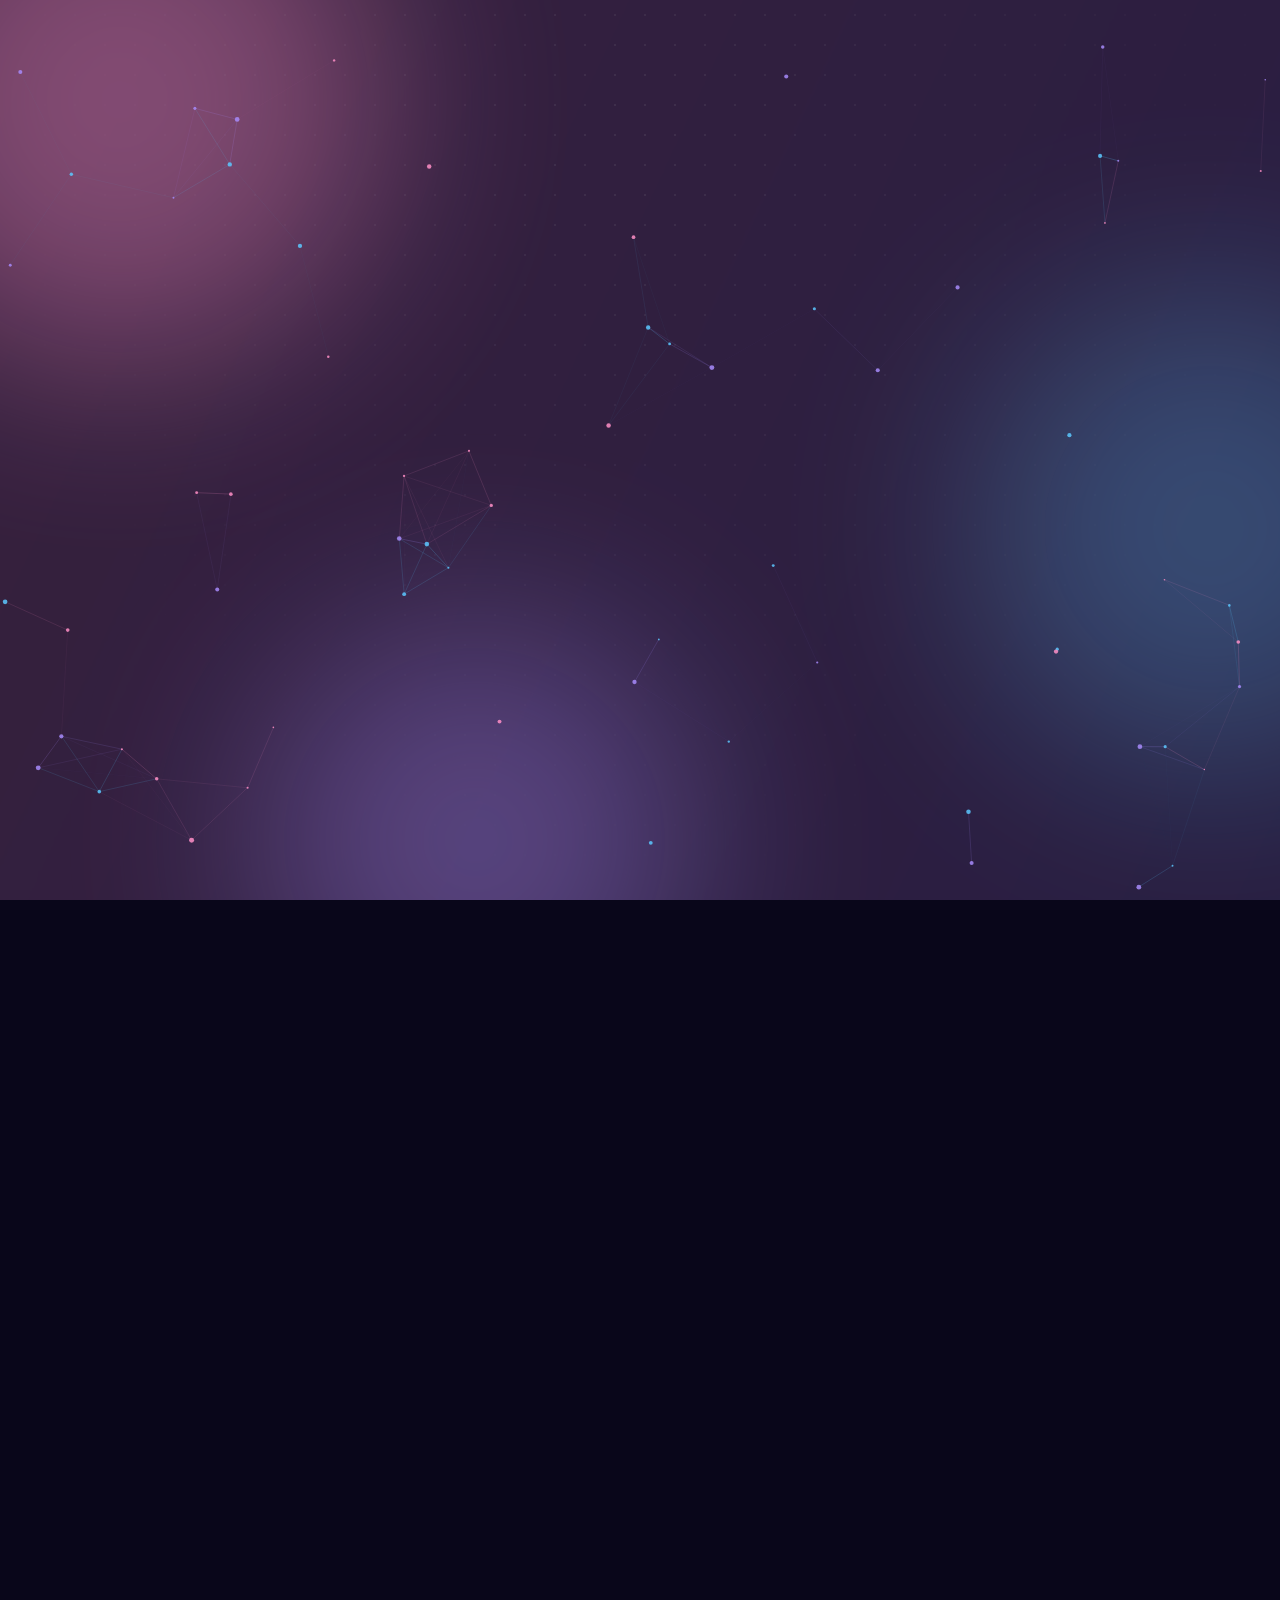
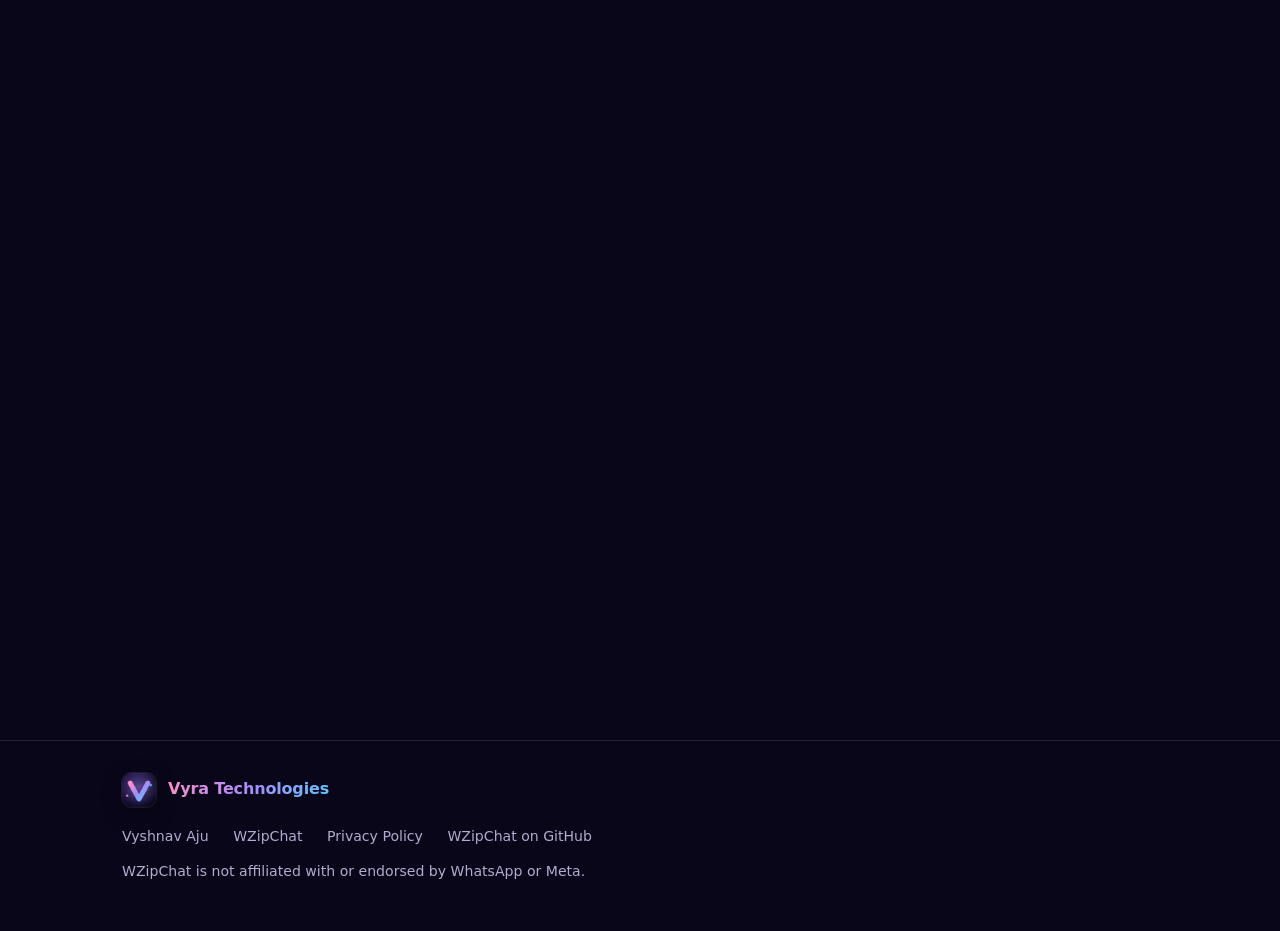
<file: privacy.html>
<!DOCTYPE html>
<html lang="en"><head><meta charset="utf-8"><title>Moved</title>
<meta name="robots" content="noindex">
<link rel="canonical" href="https://vyshnav161.github.io/wzipchat/privacy.html">
<meta http-equiv="refresh" content="0; url=/wzipchat/privacy.html">
</head><body><p>This page moved to <a href="/wzipchat/privacy.html">/wzipchat/privacy.html</a>.</p></body></html>
</file>
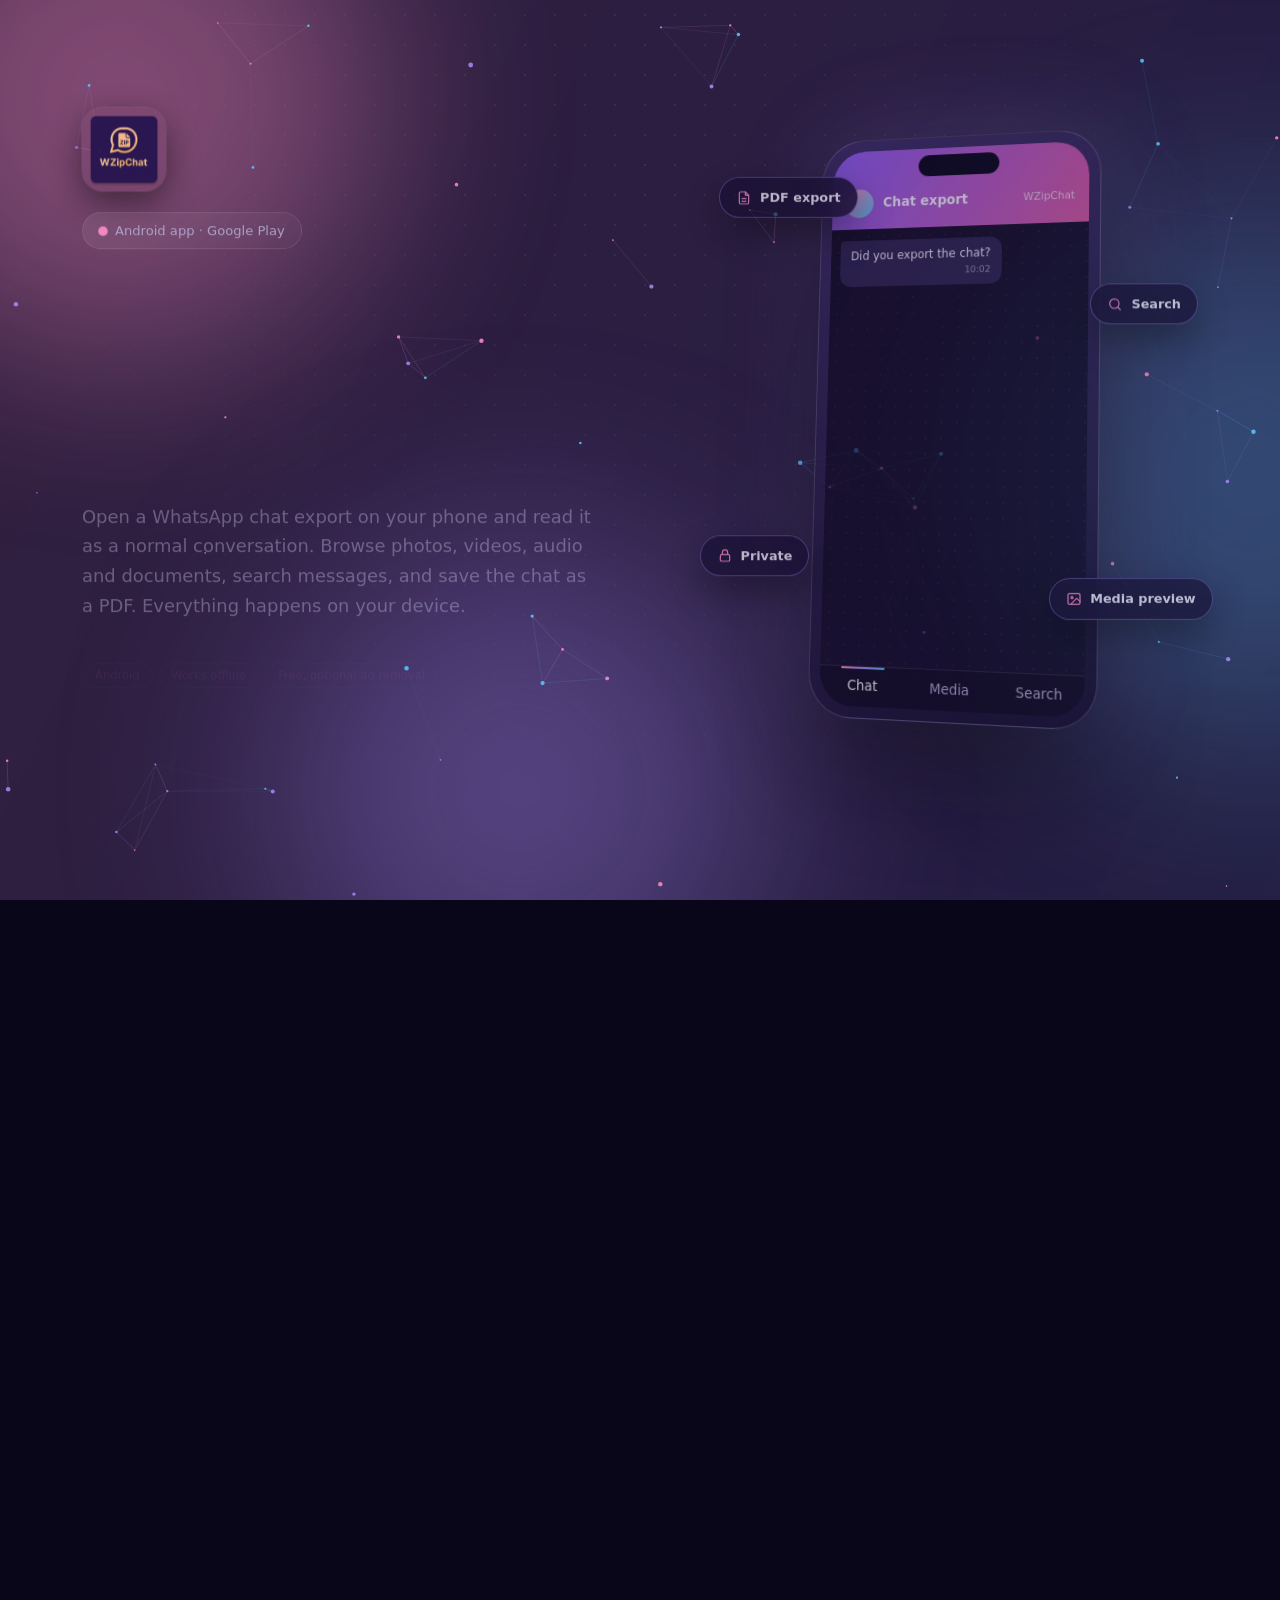
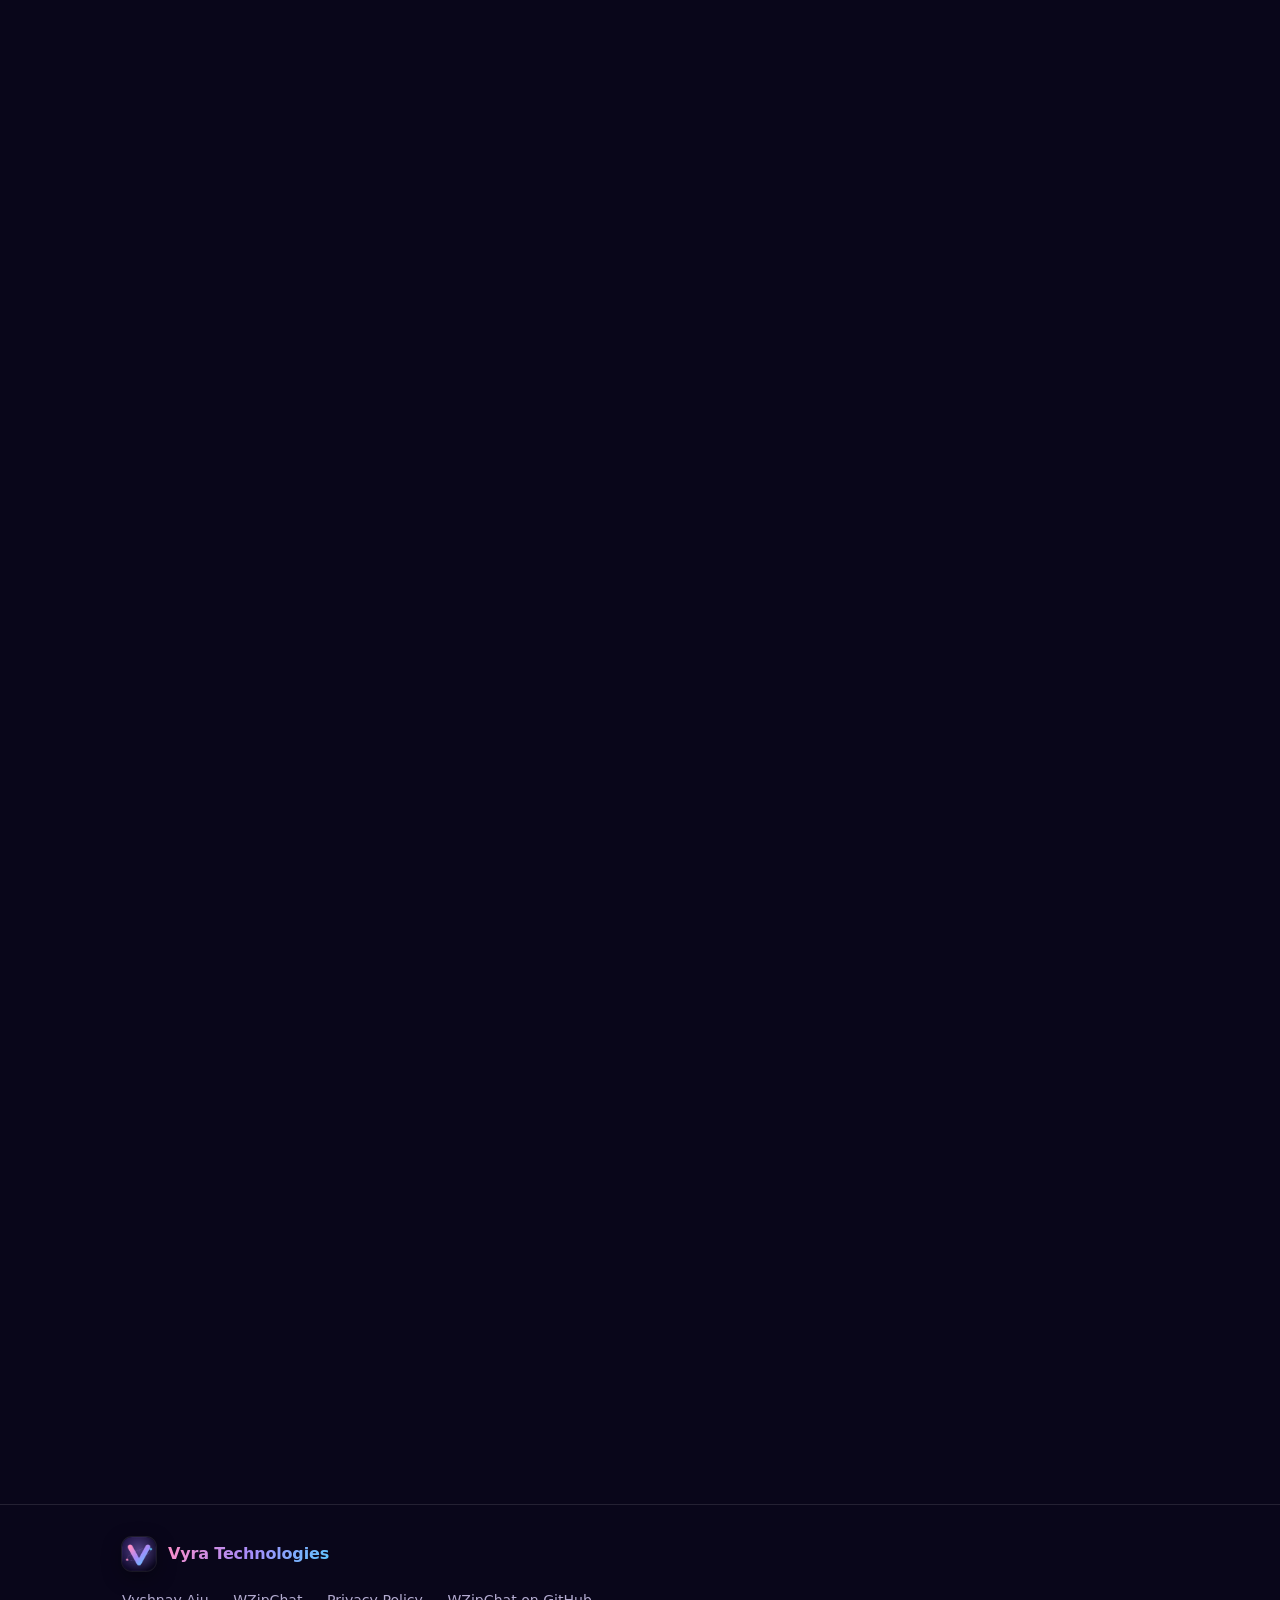
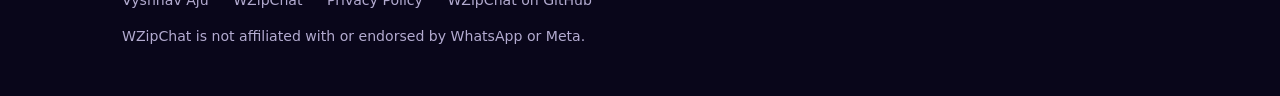
<file: wzipchat.html>
<!DOCTYPE html>
<html lang="en"><head><meta charset="utf-8"><title>Moved</title>
<meta name="robots" content="noindex">
<link rel="canonical" href="https://vyshnav161.github.io/wzipchat/">
<meta http-equiv="refresh" content="0; url=/wzipchat/">
</head><body><p>This page moved to <a href="/wzipchat/">/wzipchat/</a>.</p></body></html>
</file>
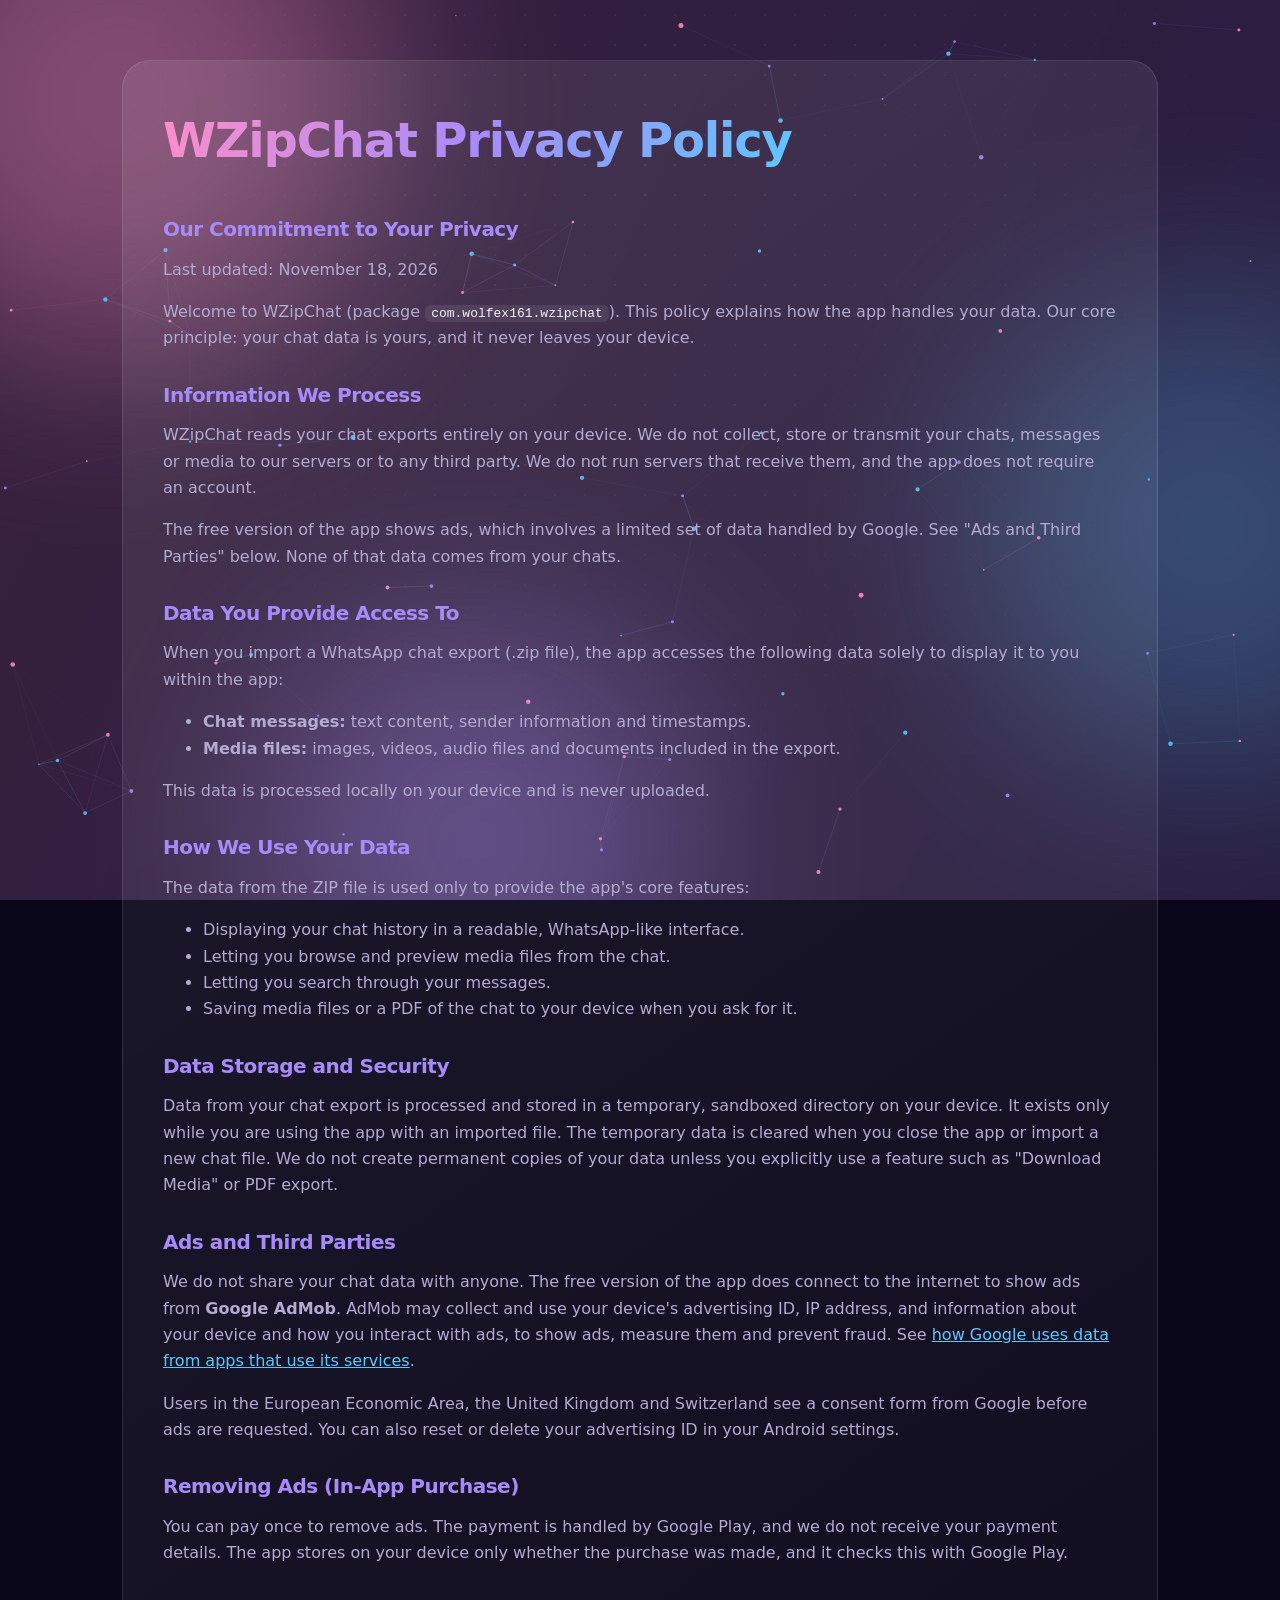
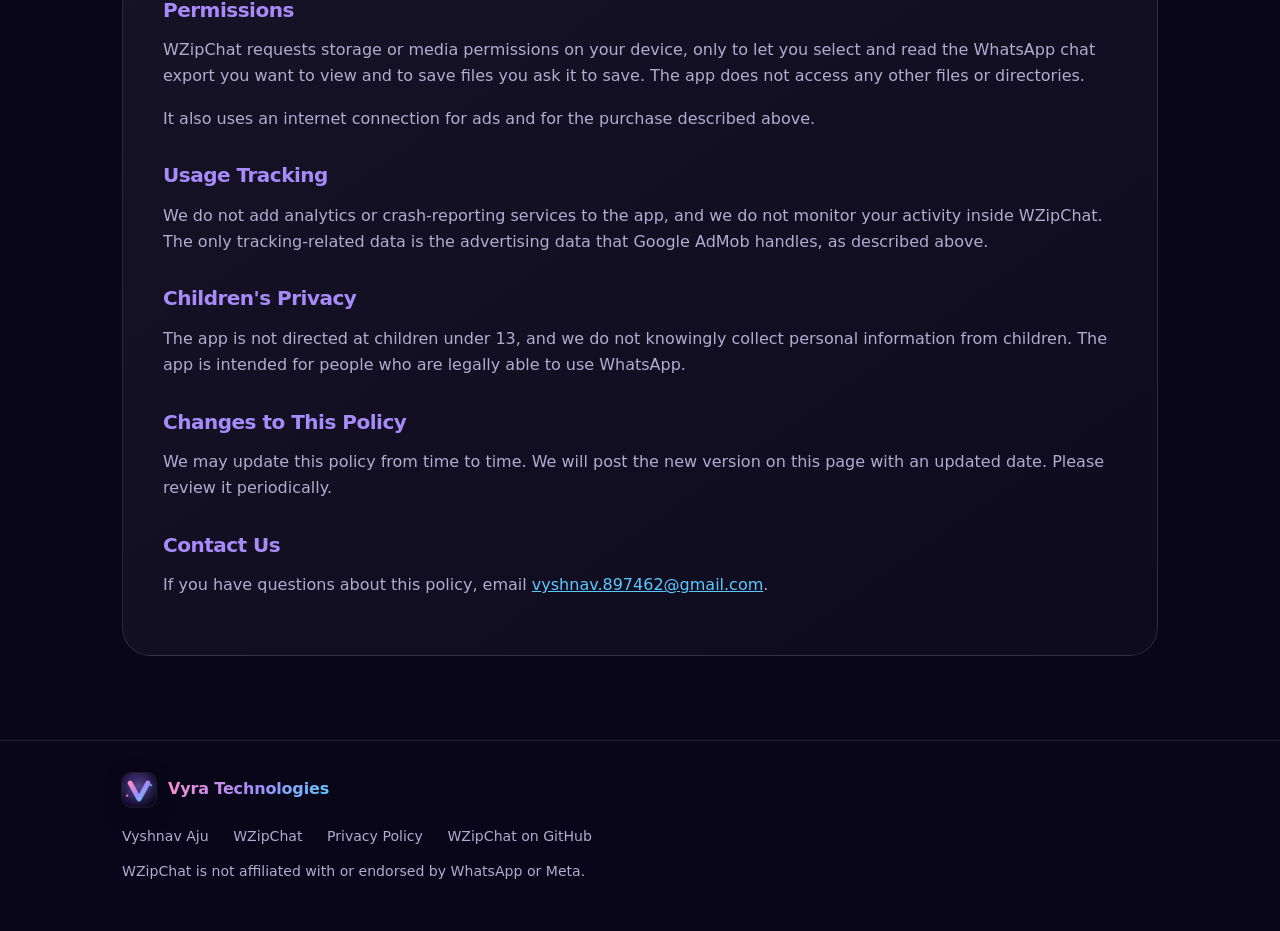
<file: wzipchat/privacy.html>
<!DOCTYPE html>
<html lang="en">
<head>
<meta charset="utf-8">
<script>document.documentElement.classList.add('js')</script>
<meta name="viewport" content="width=device-width, initial-scale=1">
<title>WZipChat Privacy Policy</title>
<meta name="description" content="Privacy policy for the WZipChat Android app.">
<link rel="icon" href="/favicon.svg?v=2" type="image/svg+xml">
<link rel="icon" href="/favicon.ico?v=2" sizes="any">
<link rel="icon" type="image/png" sizes="32x32" href="/favicon-32.png?v=2">
<link rel="icon" type="image/png" sizes="192x192" href="/icon-192.png?v=2">
<link rel="apple-touch-icon" href="/apple-touch-icon.png?v=2">
<link rel="manifest" href="/site.webmanifest">
<meta name="theme-color" content="#09061a">
<meta property="og:site_name" content="Vyra Technologies">
<meta property="og:image" content="https://vyshnav161.github.io/og-image.png">
<meta name="twitter:card" content="summary_large_image">
<meta name="twitter:image" content="https://vyshnav161.github.io/og-image.png">
<link rel="stylesheet" href="/style.css">
</head>
<body>
<div id="progress"></div>
<div class="bg"><div class="sheen"></div><div class="blob b1"></div><div class="blob b2"></div><div class="blob b3"></div><div class="grain"></div></div>
<main><section style="padding-top:60px"><div class="wrap"><div class="legal reveal">
<h1>WZipChat Privacy Policy</h1>
<h2>Our Commitment to Your Privacy</h2>
<p>Last updated: November 18, 2026</p>
<p>Welcome to WZipChat (package <code>com.wolfex161.wzipchat</code>). This policy explains how the app handles your data. Our core principle: your chat data is yours, and it never leaves your device.</p>

<h2>Information We Process</h2>
<p>WZipChat reads your chat exports entirely on your device. We do not collect, store or transmit your chats, messages or media to our servers or to any third party. We do not run servers that receive them, and the app does not require an account.</p>
<p>The free version of the app shows ads, which involves a limited set of data handled by Google. See "Ads and Third Parties" below. None of that data comes from your chats.</p>

<h2>Data You Provide Access To</h2>
<p>When you import a WhatsApp chat export (.zip file), the app accesses the following data solely to display it to you within the app:</p>
<ul>
<li><b>Chat messages:</b> text content, sender information and timestamps.</li>
<li><b>Media files:</b> images, videos, audio files and documents included in the export.</li>
</ul>
<p>This data is processed locally on your device and is never uploaded.</p>

<h2>How We Use Your Data</h2>
<p>The data from the ZIP file is used only to provide the app's core features:</p>
<ul>
<li>Displaying your chat history in a readable, WhatsApp-like interface.</li>
<li>Letting you browse and preview media files from the chat.</li>
<li>Letting you search through your messages.</li>
<li>Saving media files or a PDF of the chat to your device when you ask for it.</li>
</ul>

<h2>Data Storage and Security</h2>
<p>Data from your chat export is processed and stored in a temporary, sandboxed directory on your device. It exists only while you are using the app with an imported file. The temporary data is cleared when you close the app or import a new chat file. We do not create permanent copies of your data unless you explicitly use a feature such as "Download Media" or PDF export.</p>

<h2>Ads and Third Parties</h2>
<p>We do not share your chat data with anyone. The free version of the app does connect to the internet to show ads from <b>Google AdMob</b>. AdMob may collect and use your device's advertising ID, IP address, and information about your device and how you interact with ads, to show ads, measure them and prevent fraud. See <a href="https://policies.google.com/technologies/partner-sites">how Google uses data from apps that use its services</a>.</p>
<p>Users in the European Economic Area, the United Kingdom and Switzerland see a consent form from Google before ads are requested. You can also reset or delete your advertising ID in your Android settings.</p>

<h2>Removing Ads (In-App Purchase)</h2>
<p>You can pay once to remove ads. The payment is handled by Google Play, and we do not receive your payment details. The app stores on your device only whether the purchase was made, and it checks this with Google Play.</p>

<h2>Permissions</h2>
<p>WZipChat requests storage or media permissions on your device, only to let you select and read the WhatsApp chat export you want to view and to save files you ask it to save. The app does not access any other files or directories.</p>
<p>It also uses an internet connection for ads and for the purchase described above.</p>

<h2>Usage Tracking</h2>
<p>We do not add analytics or crash-reporting services to the app, and we do not monitor your activity inside WZipChat. The only tracking-related data is the advertising data that Google AdMob handles, as described above.</p>

<h2>Children's Privacy</h2>
<p>The app is not directed at children under 13, and we do not knowingly collect personal information from children. The app is intended for people who are legally able to use WhatsApp.</p>

<h2>Changes to This Policy</h2>
<p>We may update this policy from time to time. We will post the new version on this page with an updated date. Please review it periodically.</p>

<h2>Contact Us</h2>
<p>If you have questions about this policy, email <a href="mailto:vyshnav.897462@gmail.com">vyshnav.897462@gmail.com</a>.</p>

</div></div></section></main>
<footer><div class="wrap">
  <a class="fbrand" href="/"><img src="/icon-192.png" alt="" width="34" height="34"><span><b>Vyra Technologies</b></span></a>
  <a href="/">Vyshnav Aju</a>
  <a href="/wzipchat/">WZipChat</a>
  <a href="/wzipchat/privacy.html">Privacy Policy</a>
  <a href="https://github.com/Vyshnav161/Whatsapp_zip_reader">WZipChat on GitHub</a>
  <div style="margin-top:12px">WZipChat is not affiliated with or endorsed by WhatsApp or Meta.</div>
</div></footer>
<button id="top" aria-label="Back to top">&uarr;</button>
<script src="/script.js"></script>
</body>
</html>
</file>
<file: style.css>
@property --ang{syntax:'<angle>';initial-value:0deg;inherits:false}
:root{--bg:#09061a;--text:#f6f1ff;--muted:#b3abd0;--line:rgba(255,255,255,.11);--a1:#ff8fc7;--a2:#a78bfa;--a3:#5cc8ff;--ink:#150a30;--glass:linear-gradient(145deg,rgba(255,255,255,.085),rgba(255,255,255,.025));--grad:linear-gradient(120deg,#ff8fc7,#a78bfa 50%,#5cc8ff);--mx:50%;--my:50%;--sy:0}
*{box-sizing:border-box}
html{scroll-behavior:smooth;scroll-padding-top:90px;scrollbar-width:thin;scrollbar-color:#6a5aa8 #0d0a1c}
body{margin:0;font-family:Inter,system-ui,-apple-system,"Segoe UI",sans-serif;background:var(--bg);color:var(--text);line-height:1.65;overflow-x:hidden;-webkit-font-smoothing:antialiased}
::selection{background:rgba(255,143,199,.4)}
a{color:inherit;text-decoration:none}
img{max-width:100%}
.wrap{max-width:1080px;margin:0 auto;padding:0 22px;position:relative;z-index:1}

/* ---------- background layers ---------- */
#progress{position:fixed;top:0;left:0;height:3px;width:0;background:var(--grad);z-index:300;box-shadow:0 0 12px rgba(255,143,199,.7)}
.bg{position:fixed;inset:0;z-index:0;pointer-events:none;overflow:hidden}
.sheen{position:absolute;inset:-20%;background:linear-gradient(115deg,rgba(255,143,199,.2),rgba(167,139,250,.18),rgba(92,200,255,.2),rgba(255,143,199,.2));background-size:300% 300%;animation:drift 22s ease-in-out infinite;filter:blur(50px)}
@keyframes drift{0%,100%{background-position:0% 50%}50%{background-position:100% 50%}}
.blob{position:absolute;border-radius:50%;filter:blur(100px);opacity:.38;animation:float 20s ease-in-out infinite}
.b1{width:520px;height:520px;background:var(--a1);top:-160px;left:-140px;translate:0 calc(var(--sy)*-.07px)}
.b2{width:480px;height:480px;background:var(--a3);top:32%;right:-170px;animation-delay:-7s;opacity:.26;translate:0 calc(var(--sy)*-.12px)}
.b3{width:440px;height:440px;background:var(--a2);bottom:-160px;left:20%;animation-delay:-12s;opacity:.34;translate:0 calc(var(--sy)*-.05px)}
@keyframes float{0%,100%{transform:translate(0,0) scale(1)}50%{transform:translate(50px,-60px) scale(1.14)}}
.grain{position:absolute;inset:0;background-image:radial-gradient(rgba(255,255,255,.07) 1px,transparent 1px);background-size:30px 30px;mask-image:radial-gradient(ellipse at 50% 15%,#000,transparent 75%);-webkit-mask-image:radial-gradient(ellipse at 50% 15%,#000,transparent 75%)}
#fx{position:fixed;inset:0;z-index:0;pointer-events:none}
#glow{position:fixed;left:0;top:0;width:520px;height:520px;border-radius:50%;background:radial-gradient(circle,rgba(167,139,250,.24),rgba(255,143,199,.1) 42%,transparent 70%);pointer-events:none;z-index:0;opacity:0;transition:opacity .5s;will-change:transform}
#ring{position:fixed;left:0;top:0;width:20px;height:20px;border:1.5px solid rgba(255,143,199,.75);border-radius:50%;pointer-events:none;z-index:250;opacity:0;transition:width .25s,height .25s,margin .25s,background .25s,opacity .3s;will-change:transform}
#ring.big{width:40px;height:40px;margin:-10px 0 0 -10px;background:rgba(167,139,250,.14);border-color:rgba(92,200,255,.8)}
body.moved #glow,body.moved #ring{opacity:1}
#toast{position:fixed;left:50%;bottom:28px;transform:translate(-50%,30px);padding:12px 20px;border-radius:999px;background:rgba(20,12,44,.95);border:1px solid rgba(167,139,250,.5);font-size:.9rem;opacity:0;pointer-events:none;transition:.35s;z-index:400}
#toast.show{opacity:1;transform:translate(-50%,0)}

/* ---------- nav ---------- */
nav{position:fixed;top:14px;left:50%;transform:translateX(-50%);z-index:200;display:flex;gap:2px;align-items:center;padding:6px;border-radius:999px;background:rgba(14,9,32,.78);backdrop-filter:blur(18px);-webkit-backdrop-filter:blur(18px);border:1px solid var(--line);box-shadow:0 10px 40px rgba(0,0,0,.35);max-width:calc(100vw - 20px);overflow-x:auto;scrollbar-width:none}
nav::-webkit-scrollbar{display:none}
nav a{position:relative;z-index:1;padding:8px 15px;border-radius:999px;font-size:.88rem;color:var(--muted);white-space:nowrap;transition:color .25s}
nav a:hover,nav a.active{color:#fff}
nav .ind{position:absolute;top:6px;bottom:6px;left:0;border-radius:999px;background:linear-gradient(135deg,rgba(255,143,199,.34),rgba(167,139,250,.34),rgba(92,200,255,.28));border:1px solid rgba(255,255,255,.16);box-shadow:0 0 20px rgba(167,139,250,.35);transition:transform .38s cubic-bezier(.2,.8,.2,1),width .38s cubic-bezier(.2,.8,.2,1),opacity .3s;opacity:0;pointer-events:none}

/* ---------- hero ---------- */
.hero{min-height:100vh;display:flex;align-items:center;padding:110px 0 70px}
.hero.app{min-height:auto;padding:80px 0 50px}
.hero .wrap{max-width:1160px;display:grid;grid-template-columns:1.1fr .9fr;gap:30px;align-items:center}
.up{animation:rise 1s cubic-bezier(.2,.8,.2,1) both;animation-delay:calc(var(--l,0)*.1s + .15s)}
@keyframes rise{from{opacity:0;transform:translateY(70px)}to{opacity:1;transform:none}}
.pill{display:inline-flex;align-items:center;gap:8px;padding:7px 16px;border:1px solid var(--line);border-radius:999px;font-size:.82rem;color:var(--muted);background:var(--glass)}
.dot{width:8px;height:8px;border-radius:50%;background:var(--a1);box-shadow:0 0 0 0 rgba(255,143,199,.8);animation:pulse 2s infinite}
@keyframes pulse{70%{box-shadow:0 0 0 10px rgba(255,143,199,0)}100%{box-shadow:0 0 0 0 rgba(255,143,199,0)}}
.hero-h{margin:20px 0 18px;line-height:.98;letter-spacing:-.035em;font-weight:800}
.line{display:block;overflow:hidden;padding:.02em 0 .14em;margin-bottom:-.1em}
.line .hi{display:block;font-size:clamp(1rem,2vw,1.35rem);font-weight:500;letter-spacing:0;color:var(--muted);padding-bottom:6px}
.line.big{font-size:clamp(3.2rem,11vw,6.6rem)}
.line.role{font-size:clamp(1.3rem,3vw,2rem);font-weight:700;letter-spacing:-.01em;margin-top:8px}
.grad{background:var(--grad);background-size:300% 100%;-webkit-background-clip:text;background-clip:text;color:transparent;animation:shine 7s linear infinite;display:inline-block}
@keyframes shine{to{background-position:300% 0}}
.typed{color:var(--a2);border-right:3px solid var(--a1);padding-right:4px;animation:blink .8s steps(1) infinite}
@keyframes blink{50%{border-color:transparent}}
.lead{color:var(--muted);font-size:1.12rem;max-width:520px;margin:0}
.btn{display:inline-flex;align-items:center;gap:8px;margin:20px 12px 0 0;padding:14px 26px;border-radius:999px;font-weight:700;font-size:.95rem;transition:transform .25s,box-shadow .25s,border-color .25s,color .25s;position:relative;cursor:pointer;font-family:inherit;border:0}
.btn.primary{background:var(--grad);background-size:200% 100%;color:var(--ink);box-shadow:0 10px 34px rgba(167,139,250,.4);animation:shine2 6s ease-in-out infinite}
@keyframes shine2{50%{background-position:100% 0}}
.btn.primary:hover{box-shadow:0 16px 48px rgba(255,143,199,.55)}
.btn.ghost{border:1px solid var(--line);background:var(--glass);color:var(--text);backdrop-filter:blur(8px)}
.btn.ghost:hover{border-color:var(--a2);box-shadow:0 0 30px rgba(167,139,250,.3)}
.scroll-hint{margin-top:44px;color:var(--muted);font-size:.8rem;display:flex;align-items:center;gap:10px}
.mouse{width:20px;height:32px;border:2px solid var(--muted);border-radius:12px;position:relative}
.mouse::after{content:"";position:absolute;left:50%;top:6px;width:3px;height:6px;margin-left:-1.5px;border-radius:2px;background:var(--a1);animation:wheel 1.6s infinite}
@keyframes wheel{0%{opacity:1;transform:translateY(0)}100%{opacity:0;transform:translateY(10px)}}

/* orbit + code card */
.orbit-wrap{position:relative;display:flex;justify-content:center;align-items:center;padding:20px 0 40px}
.orbit{position:relative;width:400px;height:400px;flex:none;transform:perspective(900px) rotateX(var(--rx,0deg)) rotateY(var(--ry,0deg));transition:transform .25s ease-out}
.orbit .core{position:absolute;inset:118px;border-radius:50%;display:grid;place-items:center;font-size:2.5rem;font-weight:800;letter-spacing:.02em;color:var(--ink);background:var(--grad);box-shadow:0 0 80px rgba(167,139,250,.6),inset 0 0 30px rgba(255,255,255,.35);animation:breathe 5s ease-in-out infinite}
.orbit .core::after{content:"";position:absolute;inset:-14px;border-radius:50%;border:1px solid rgba(167,139,250,.5);animation:ping 3s ease-out infinite}
@keyframes ping{0%{transform:scale(.9);opacity:.9}100%{transform:scale(1.5);opacity:0}}
@keyframes breathe{50%{transform:scale(1.06)}}
.ring{--dur:44s;--dir:normal;position:absolute;inset:0;border-radius:50%;border:1px dashed rgba(255,255,255,.2);animation:spin var(--dur) linear infinite var(--dir)}
.ring.r2{--dur:60s;--dir:reverse;inset:66px;border-color:rgba(255,255,255,.12)}
.ring i{font-style:normal;position:absolute;top:50%;left:50%;width:0;height:0;transform:rotate(var(--a))}
.ring b{position:absolute;left:var(--r);top:0;translate:-50% -50%;rotate:calc(var(--a) * -1);padding:6px 14px;border-radius:999px;font-size:.78rem;font-weight:700;white-space:nowrap;background:rgba(24,15,52,.92);border:1px solid rgba(167,139,250,.4);box-shadow:0 0 18px rgba(167,139,250,.25);animation:counter var(--dur) linear infinite var(--dir)}
@keyframes spin{to{transform:rotate(360deg)}}
@keyframes counter{to{transform:rotate(-360deg)}}
.code{position:absolute;right:-70px;bottom:-52px;transform-origin:100% 100%;scale:.9;margin:0;padding:16px 20px;border-radius:18px;background:rgba(16,10,38,.88);border:1px solid rgba(167,139,250,.35);backdrop-filter:blur(10px);font:500 .78rem/1.6 ui-monospace,SFMono-Regular,Menlo,monospace;color:#d9d2f5;box-shadow:0 24px 60px rgba(0,0,0,.5);animation:bob2 7s ease-in-out infinite;z-index:2}
.code .c{color:#7d759c}.code .k{color:var(--a1)}.code .s{color:#8fe3b0}.code .n{color:var(--a3)}
@keyframes bob2{50%{transform:translateY(-10px)}}

/* ---------- marquee + stats ---------- */
.marquee{overflow:hidden;padding:22px 0;border-block:1px solid var(--line);background:rgba(255,255,255,.025);position:relative;z-index:1;mask-image:linear-gradient(90deg,transparent,#000 8%,#000 92%,transparent);-webkit-mask-image:linear-gradient(90deg,transparent,#000 8%,#000 92%,transparent)}
.track{display:flex;gap:44px;width:max-content;animation:mq 40s linear infinite}
.marquee:hover .track{animation-play-state:paused}
.track span{font-size:clamp(1.9rem,4.5vw,3.3rem);font-weight:800;letter-spacing:-.02em;color:transparent;-webkit-text-stroke:1.3px rgba(255,255,255,.38);white-space:nowrap;transition:.3s;cursor:default}
.track span:hover{-webkit-text-stroke-color:transparent;background:var(--grad);-webkit-background-clip:text;background-clip:text}
.track em{font-style:normal;color:var(--a1);align-self:center;font-size:1.3rem}
@keyframes mq{to{transform:translateX(-50%)}}
.stats{display:grid;grid-template-columns:repeat(4,1fr);border:1px solid var(--line);border-radius:26px;background:var(--glass);overflow:hidden}
.stat{padding:32px 18px;text-align:center;border-right:1px solid var(--line)}
.stat:last-child{border-right:0}
.stat b{display:block;font-size:clamp(2.4rem,5vw,3.6rem);line-height:1.05;font-weight:800;background:var(--grad);-webkit-background-clip:text;background-clip:text;color:transparent}
.stat span{color:var(--muted);font-size:.9rem}

/* ---------- sections ---------- */
section{padding:84px 0}
section.tight{padding:56px 0 20px}
.eyebrow{display:inline-flex;align-items:center;gap:10px;color:var(--a1);font-size:.8rem;letter-spacing:.16em;text-transform:uppercase;font-weight:700}
.eyebrow::before{content:"";width:28px;height:2px;background:var(--grad);border-radius:2px}
h2{font-size:clamp(1.9rem,4.6vw,3rem);margin:8px 0 12px;letter-spacing:-.025em;line-height:1.12;font-weight:800;text-wrap:balance}
.sub{color:var(--muted);max-width:680px;margin:0 0 36px;font-size:1.05rem}
.w{display:inline-block;overflow:hidden;vertical-align:top;padding-bottom:.14em;margin-bottom:-.14em}
.w>span{display:inline-block}
.js .w>span{transform:translateY(115%);transition:transform .9s cubic-bezier(.2,.8,.2,1) calc(var(--i)*.06s)}
.js .in .w>span,.js .w.in>span{transform:none}

/* reveal */
.js .reveal{opacity:0;transform:translateY(40px);transition:opacity .9s cubic-bezier(.2,.7,.2,1),transform .9s cubic-bezier(.2,.7,.2,1);transition-delay:var(--d,0s)}
.js .reveal.left{transform:translateX(-50px)}
.js .reveal.right{transform:translateX(50px)}
.js .reveal.in{opacity:1;transform:none}
.reveal.done{transition:transform .25s ease-out,border-color .3s,box-shadow .3s,opacity .3s;transition-delay:0s}

/* cards */
.card,.b{position:relative;padding:26px;border-radius:24px;background:var(--glass);border:1px solid var(--line);overflow:hidden;transform-style:preserve-3d;transition:transform .25s ease-out,border-color .3s,box-shadow .3s}
.spot::before{content:"";position:absolute;inset:0;background:radial-gradient(420px circle at var(--mx) var(--my),rgba(167,139,250,.24),rgba(255,143,199,.08) 40%,transparent 60%);opacity:0;transition:opacity .3s;pointer-events:none;z-index:0}
.spot:hover::before{opacity:1}
.spot:hover{border-color:rgba(167,139,250,.55);box-shadow:0 24px 60px rgba(0,0,0,.45),0 0 40px rgba(167,139,250,.15)}
.card>*,.b>*{position:relative;z-index:1}
.gb::after{content:"";position:absolute;inset:0;border-radius:inherit;padding:1.5px;background:conic-gradient(from var(--ang),transparent 0 55%,var(--a1),var(--a2),var(--a3),transparent 95%);-webkit-mask:linear-gradient(#000 0 0) content-box,linear-gradient(#000 0 0);-webkit-mask-composite:xor;mask:linear-gradient(#000 0 0) content-box exclude,linear-gradient(#000 0 0);mask-composite:exclude;animation:rot 6s linear infinite;pointer-events:none;z-index:2}
@keyframes rot{to{--ang:360deg}}
.card h4,.b h4{margin:0 0 6px;font-size:1.12rem}
.card p,.b p{margin:0;color:var(--muted);font-size:.95rem}
.icon{width:48px;height:48px;border-radius:15px;display:grid;place-items:center;margin-bottom:16px;color:var(--a2);background:linear-gradient(135deg,rgba(255,143,199,.2),rgba(92,200,255,.16));border:1px solid rgba(167,139,250,.35);transition:.35s}
.icon svg{width:24px;height:24px}
.spot:hover .icon{color:#fff;transform:translateY(-3px) rotate(-6deg);box-shadow:0 10px 26px rgba(167,139,250,.4);background:var(--grad)}
.chips{margin-top:16px;display:flex;flex-wrap:wrap;gap:7px}
.chips span{font-size:.76rem;color:var(--muted);border:1px solid var(--line);border-radius:999px;padding:4px 12px;transition:.25s;background:rgba(255,255,255,.03)}
.spot:hover .chips span{border-color:rgba(167,139,250,.5);color:var(--text)}
.more{display:inline-block;margin-top:16px;font-size:.92rem;font-weight:700;color:var(--a2);transition:.2s}
.more:hover{color:var(--a1);transform:translateX(5px)}
.tag{display:inline-block;font-size:.72rem;color:var(--a1);border:1px solid rgba(255,143,199,.45);border-radius:999px;padding:2px 12px;margin:0 6px 8px 0}

/* about bento */
.bento{display:grid;grid-template-columns:repeat(4,1fr);gap:16px}
.b-bio{grid-column:span 2;grid-row:span 2;display:flex;flex-direction:column;justify-content:flex-end;min-height:380px}
.b-bio p{font-size:1.04rem;line-height:1.75}
.b-bio .deco{position:absolute;top:8px;right:22px;font-size:8rem;font-weight:800;letter-spacing:-.05em;line-height:1;opacity:.09;background:var(--grad);-webkit-background-clip:text;background-clip:text;color:transparent;z-index:0}
.b-skill{display:flex;flex-direction:column;justify-content:space-between;min-height:182px}
.b-skill small{display:block;margin-top:10px;color:var(--a1);font-weight:700;font-size:.72rem;letter-spacing:.12em;text-transform:uppercase}

/* stacked projects */
.stack{padding-bottom:10px}
.pcard{position:sticky;top:calc(96px + var(--i)*22px);margin-bottom:34px;display:grid;grid-template-columns:1.15fr .85fr;border-radius:30px;background:linear-gradient(145deg,#1e1442,#120b2b);border:1px solid rgba(255,255,255,.13);overflow:hidden;min-height:330px;transform-origin:50% 0;box-shadow:0 30px 80px rgba(0,0,0,.5)}
.pcard::after{content:"";position:absolute;inset:0;background:#09061a;opacity:calc(var(--cover,0)*.6);pointer-events:none;z-index:5;border-radius:inherit}
.pc-body{padding:38px 38px 34px;display:flex;flex-direction:column;position:relative;z-index:1}
.pnum{font-size:.8rem;color:var(--a1);font-weight:800;letter-spacing:.18em}
.pc-body h3{margin:8px 0 10px;font-size:clamp(1.5rem,3vw,2.1rem);line-height:1.15;letter-spacing:-.02em}
.pc-body p{margin:0;color:var(--muted)}
.pc-body .chips{margin-top:auto;padding-top:18px}
.pv{position:relative;overflow:hidden;display:grid;place-items:center;background:linear-gradient(135deg,var(--c1),var(--c2))}
.pv::before{content:"";position:absolute;inset:0;background:radial-gradient(circle at 30% 20%,rgba(255,255,255,.35),transparent 45%),radial-gradient(circle at 80% 90%,rgba(0,0,0,.35),transparent 55%)}
.pv svg{position:relative;width:46%;max-width:150px;color:#fff;filter:drop-shadow(0 12px 30px rgba(0,0,0,.35));stroke-width:1.3;animation:bob3 5s ease-in-out infinite}
@keyframes bob3{50%{transform:translateY(-14px) rotate(-3deg)}}
.pv .big{position:absolute;right:12px;bottom:-26px;font-size:10rem;font-weight:800;letter-spacing:-.06em;color:rgba(255,255,255,.14);line-height:1}
.pv .orb{position:absolute;border-radius:50%;background:rgba(255,255,255,.22);animation:float 9s ease-in-out infinite}
.pv .o1{width:70px;height:70px;top:16%;left:14%}.pv .o2{width:36px;height:36px;bottom:20%;left:22%;animation-delay:-3s}.pv .o3{width:50px;height:50px;top:60%;right:16%;animation-delay:-6s}
.v1{--c1:#ff7ab8;--c2:#8b5cf6}.v2{--c1:#8b5cf6;--c2:#2db7ff}.v3{--c1:#ff8fc7;--c2:#4cc3ff}.v4{--c1:#3fb6ff;--c2:#a078ff}

/* featured app */
.featured{display:grid;grid-template-columns:auto 1fr;gap:36px;align-items:center;padding:42px;border-radius:32px;background:linear-gradient(135deg,rgba(167,139,250,.2),rgba(255,143,199,.07),rgba(92,200,255,.1));border:1px solid rgba(167,139,250,.3);position:relative;overflow:hidden}
.featured::before{content:"";position:absolute;width:420px;height:420px;right:-120px;top:-160px;background:radial-gradient(circle,rgba(255,143,199,.35),transparent 65%);pointer-events:none}
.featured .appicon{width:132px;height:132px;border-radius:32px;box-shadow:0 22px 60px rgba(0,0,0,.55),0 0 70px rgba(167,139,250,.5);animation:bob3 6s ease-in-out infinite;position:relative;z-index:1}
.featured>div{position:relative;z-index:1}
.featured h3{margin:0 0 10px;font-size:2.2rem;letter-spacing:-.02em}
.featured p{color:var(--muted);margin:6px 0 0;max-width:560px}
.appicon{display:block;width:76px;height:76px;border-radius:19px;box-shadow:0 12px 34px rgba(0,0,0,.5),0 0 0 1px rgba(255,255,255,.1);margin-bottom:18px}

/* timeline */
.timeline{position:relative;padding-left:40px}
.timeline::before{content:"";position:absolute;left:11px;top:6px;bottom:6px;width:2px;background:var(--line)}
.timeline .fill{position:absolute;left:11px;top:6px;width:2px;height:0;background:linear-gradient(var(--a1),var(--a2),var(--a3));box-shadow:0 0 14px var(--a2)}
.tl{position:relative;margin-bottom:22px}
.tl::before{content:"";position:absolute;left:-39px;top:28px;width:18px;height:18px;border-radius:50%;background:var(--bg);border:3px solid var(--a1);box-shadow:0 0 18px rgba(255,143,199,.7);z-index:2}
.when{display:block;color:var(--muted);font-size:.86rem;margin:2px 0 12px}
.card ul{margin:0;padding-left:18px;color:var(--muted);font-size:.95rem}
.card li{margin-bottom:7px}

/* cta */
.cta{position:relative;text-align:center;padding:78px 28px;border-radius:36px;background:linear-gradient(135deg,rgba(255,143,199,.2),rgba(167,139,250,.18),rgba(92,200,255,.18));border:1px solid rgba(167,139,250,.35);overflow:hidden}
.cta::before{content:"";position:absolute;inset:-40%;background:conic-gradient(from var(--ang),transparent,rgba(255,143,199,.2),transparent 30%,rgba(92,200,255,.2),transparent 60%);animation:rot 14s linear infinite;pointer-events:none}
.cta>*{position:relative}
.cta h2{font-size:clamp(2.2rem,6vw,4rem)}
.cta .sub{margin:0 auto 12px}

/* ---------- wzipchat page ---------- */
.phone-stage{position:relative;display:flex;justify-content:center;padding:30px 0;perspective:1200px}
.phone{position:relative;width:290px;height:590px;border-radius:44px;padding:11px;background:linear-gradient(160deg,#3a2c66,#150e2e);border:1px solid rgba(255,255,255,.2);box-shadow:0 50px 100px rgba(0,0,0,.65),0 0 110px rgba(167,139,250,.35);transform:rotateY(-12deg) rotateX(5deg);transition:transform .2s ease-out;animation:bob 6s ease-in-out infinite;z-index:2}
@keyframes bob{50%{translate:0 -16px}}
.notch{position:absolute;top:18px;left:50%;width:84px;height:22px;margin-left:-42px;border-radius:14px;background:#08051a;z-index:6}
.screen{position:relative;height:100%;border-radius:34px;overflow:hidden;background:#110b26;display:flex;flex-direction:column}
.bar{background:linear-gradient(120deg,#8b5cf6,#d4549f);padding:40px 14px 12px;display:flex;align-items:center;gap:10px;font-size:.84rem}
.bar small{margin-left:auto;opacity:.75;font-size:.66rem}
.av{width:30px;height:30px;border-radius:50%;background:linear-gradient(135deg,var(--a1),var(--a3));flex:none}
.views{position:relative;flex:1;overflow:hidden}
.view{position:absolute;inset:0;padding:12px 10px;opacity:0;transform:translateX(26px);transition:opacity .5s,transform .5s;pointer-events:none;background-image:radial-gradient(rgba(255,255,255,.05) 1px,transparent 1px);background-size:16px 16px}
.view.on{opacity:1;transform:none;pointer-events:auto}
.view.chat{display:flex;flex-direction:column;gap:8px}
.m{max-width:80%;padding:8px 11px;border-radius:12px;font-size:.74rem;line-height:1.4;opacity:0;transform:translateY(10px) scale(.95)}
.on .m{animation:pop .5s forwards;animation-delay:calc(var(--k)*.55s + .2s)}
.m.in{background:#2b2150;align-self:flex-start;border-top-left-radius:3px}
.m.out{background:#6a43a8;align-self:flex-end;border-top-right-radius:3px}
.m small{display:block;text-align:right;opacity:.55;font-size:.58rem;margin-top:2px}
.m .img{height:84px;border-radius:8px;background:linear-gradient(135deg,var(--a1),var(--a2) 55%,var(--a3));margin-bottom:5px}
@keyframes pop{to{opacity:1;transform:none}}
.mtabs{display:flex;gap:6px;margin-bottom:10px}
.mtabs span{font-size:.64rem;padding:4px 10px;border-radius:99px;background:rgba(255,255,255,.07);color:var(--muted)}
.mtabs span:first-child{background:var(--grad);color:var(--ink);font-weight:700}
.mgrid{display:grid;grid-template-columns:repeat(3,1fr);gap:6px}
.mgrid i{aspect-ratio:1;border-radius:9px;background:linear-gradient(135deg,var(--c1),var(--c2));opacity:0;transform:scale(.7)}
.mgrid i:nth-child(3n+1){--c1:#ff8fc7;--c2:#a78bfa}.mgrid i:nth-child(3n+2){--c1:#a78bfa;--c2:#5cc8ff}.mgrid i:nth-child(3n){--c1:#5cc8ff;--c2:#ff8fc7}
.mgrid i:nth-child(5n)::after{content:"";display:block;width:0;height:0;margin:40% auto 0;border-left:12px solid rgba(255,255,255,.9);border-top:8px solid transparent;border-bottom:8px solid transparent}
.on .mgrid i{animation:pop .45s forwards;animation-delay:calc(var(--k)*.06s + .15s)}
.sbar{display:flex;align-items:center;gap:8px;padding:9px 12px;border-radius:99px;background:rgba(255,255,255,.08);font-size:.76rem;margin-bottom:12px}
.sbar svg{width:14px;height:14px;color:var(--a1);flex:none}
.sq{display:inline-block;overflow:hidden;white-space:nowrap;width:0;vertical-align:bottom}
.on .sq{animation:type 1s steps(6) .4s forwards}
@keyframes type{to{width:6ch}}
.res{padding:9px 11px;border-radius:12px;background:rgba(255,255,255,.05);font-size:.72rem;margin-bottom:8px;opacity:0;transform:translateY(8px)}
.res b{display:block;font-size:.62rem;color:var(--a3);margin-bottom:2px}
.res mark{background:rgba(255,143,199,.35);color:#fff;border-radius:3px;padding:0 2px}
.on .res{animation:pop .45s forwards;animation-delay:calc(var(--k)*.3s + 1.3s)}
.tabs{display:flex;background:#0d081f;border-top:1px solid var(--line)}
.tab{flex:1;padding:11px 0 13px;border:0;background:none;color:var(--muted);font:600 .7rem inherit;font-family:inherit;cursor:pointer;position:relative}
.tab.on{color:#fff}
.tab.on::before{content:"";position:absolute;left:25%;right:25%;top:0;height:2px;background:var(--grad);border-radius:2px}
.fchip{position:absolute;z-index:3;pointer-events:none;display:flex;align-items:center;gap:8px;padding:9px 16px;border-radius:999px;font-size:.8rem;font-weight:700;background:rgba(22,14,50,.88);border:1px solid rgba(167,139,250,.45);backdrop-filter:blur(10px);box-shadow:0 14px 36px rgba(0,0,0,.45);translate:var(--px,0) var(--py,0);animation:fl 6s ease-in-out infinite}
.fchip svg{width:16px;height:16px;color:var(--a1)}
@keyframes fl{50%{transform:translateY(-12px)}}
.c1{top:12%;left:2%}.c2{top:30%;right:0;animation-delay:-2s}.c3{bottom:26%;left:-2%;animation-delay:-4s}.c4{bottom:19%;right:-3%;animation-delay:-1s}

.bento.f .b{min-height:190px}
.bento.f .w2{grid-column:span 2}
.lockviz{position:absolute;right:30px;top:50%;width:110px;height:110px;margin-top:-55px;display:grid;place-items:center;color:var(--a1);z-index:1}
.lockviz svg{width:46px;height:46px;position:relative}
.lockviz i{position:absolute;inset:0;border-radius:50%;border:1.5px solid rgba(255,143,199,.6);animation:ping 3s ease-out infinite}
.lockviz i:nth-child(2){animation-delay:1s}.lockviz i:nth-child(3){animation-delay:2s}

.steps2{display:grid;grid-template-columns:repeat(3,1fr);gap:18px;position:relative}
.st{position:relative;overflow:hidden;padding:28px;border-radius:24px;background:var(--glass);border:1px solid var(--line)}
.st .n{font-size:3.4rem;font-weight:800;line-height:1;background:var(--grad);-webkit-background-clip:text;background-clip:text;color:transparent;margin-bottom:12px;letter-spacing:-.04em}
.st b{display:block;margin-bottom:4px;font-size:1.05rem}
.st span{color:var(--muted);font-size:.93rem}

details.faq{padding:20px 24px;border-radius:18px;background:var(--glass);border:1px solid var(--line);margin-bottom:12px;transition:.3s}
details.faq:hover{border-color:rgba(167,139,250,.45)}
details.faq[open]{border-color:rgba(167,139,250,.6);background:rgba(167,139,250,.09)}
details.faq summary{cursor:pointer;font-weight:700;list-style:none;display:flex;justify-content:space-between;gap:16px}
details.faq summary::-webkit-details-marker{display:none}
details.faq summary::after{content:"+";color:var(--a1);font-size:1.5rem;line-height:1;transition:transform .3s}
details.faq[open] summary::after{transform:rotate(45deg)}
details.faq p{margin:12px 0 0;color:var(--muted);font-size:.96rem}

/* legal */
.legal{padding:40px;border-radius:28px;background:var(--glass);border:1px solid var(--line)}
.legal h1{font-size:clamp(2rem,4.5vw,3rem);margin:0 0 6px;letter-spacing:-.025em;background:var(--grad);-webkit-background-clip:text;background-clip:text;color:transparent;display:inline-block}
.legal h2{font-size:1.25rem;margin:32px 0 8px;color:var(--a2)}
.legal p,.legal li{color:var(--muted)}
.legal a{color:var(--a3);text-decoration:underline}
.legal code{background:rgba(255,255,255,.08);padding:1px 6px;border-radius:6px;color:var(--text)}

footer{border-top:1px solid var(--line);padding:32px 0 48px;color:var(--muted);font-size:.88rem;position:relative;z-index:1}
footer a{margin-right:20px;transition:.2s}
footer a:hover{color:var(--a1)}
#top{position:fixed;right:18px;bottom:18px;width:46px;height:46px;border-radius:50%;border:1px solid var(--line);background:rgba(18,12,38,.85);backdrop-filter:blur(8px);color:var(--text);cursor:pointer;opacity:0;pointer-events:none;transition:.3s;z-index:150;font-size:1.1rem}
#top.show{opacity:1;pointer-events:auto}
#top:hover{border-color:var(--a1);color:var(--a1);transform:translateY(-3px)}
main{overflow-x:clip}

/* ---------- responsive ---------- */
@media(max-width:1000px){.code{display:none}.bento{grid-template-columns:repeat(2,1fr)}.b-bio{grid-column:span 2;grid-row:auto;min-height:300px}.bento.f .w2{grid-column:span 2}}
@media(max-width:900px){
  .pcard{position:relative;top:auto;grid-template-columns:1fr;min-height:0}
  .pcard .pv{order:-1;min-height:170px}
  .pcard::after{display:none}
  .pc-body{padding:26px}
}
@media(max-width:820px){
  .hero{padding:96px 0 50px;min-height:auto}
  .hero .wrap{grid-template-columns:minmax(0,1fr)}
  .orbit-wrap{order:-1;height:300px;width:100%;overflow:hidden;padding:0}
  .orbit{transform:scale(.72)}
  .phone-stage{margin-top:6px}
  .phone{width:250px;height:510px;transform:none}
  nav{gap:0;padding:5px}nav a{padding:8px 10px;font-size:.78rem}
  .featured{grid-template-columns:1fr;padding:30px}
  .steps2{grid-template-columns:1fr}
  .stats{grid-template-columns:repeat(2,1fr)}
  .stat:nth-child(2){border-right:0}.stat:nth-child(-n+2){border-bottom:1px solid var(--line)}
  section{padding:58px 0}
  .legal{padding:24px}
  .js .reveal.left,.js .reveal.right{transform:translateY(40px)}
  .js .reveal.in{transform:none}
  .c1{left:-4px}.c2{right:-4px}.c3{left:-6px}.c4{right:-2px}
  .fchip{font-size:.7rem;padding:7px 12px}
  .view.chat{gap:6px;padding:8px}
  .m{font-size:.66rem;padding:5px 9px}
  .m .img{height:52px;margin-bottom:3px}
  .bar{padding-top:36px}
}
@media(max-width:560px){.bento{grid-template-columns:1fr}.b-bio,.bento.f .w2{grid-column:auto}.b-skill{min-height:0}.cta{padding:56px 20px}.lockviz{display:none}}
@media(prefers-reduced-motion:reduce){
  *,*::before,*::after{animation:none!important;transition:none!important}
  .js .reveal,.js .w>span{opacity:1;transform:none}
  .m,.mgrid i,.res{opacity:1;transform:none}.sq{width:6ch}
  html{scroll-behavior:auto}
}

.phone:hover{animation-play-state:paused}

/* brand */
nav .brand{position:relative;z-index:1;display:flex;align-items:center;gap:8px;padding:2px 14px 2px 4px;margin-right:4px;border-right:1px solid var(--line);color:#fff}
nav .brand img{width:28px;height:28px;border-radius:8px;display:block;transition:transform .4s}
nav .brand:hover img{transform:rotate(-8deg) scale(1.08)}
nav .brand span{font-weight:800;letter-spacing:-.01em;background:var(--grad);-webkit-background-clip:text;background-clip:text;color:transparent}
.fbrand{display:flex!important;align-items:center;gap:12px;margin:0 0 18px!important;color:var(--text)}
.fbrand img{width:34px;height:34px;border-radius:10px;box-shadow:0 6px 20px rgba(0,0,0,.4),0 0 0 1px rgba(255,255,255,.1)}
.fbrand b{display:block;font-size:1rem;letter-spacing:-.01em;background:var(--grad);-webkit-background-clip:text;background-clip:text;color:transparent;width:max-content}
@media(max-width:820px){nav .brand span{display:none}nav .brand{padding-right:10px}}

nav>*{flex:none}
nav .brand img{flex:none}
.fbrand img{flex:none}

/* hero core = brand mark */
.orbit .core{background:radial-gradient(circle at 50% 38%,#33206f,#0f0a2b 72%);border:1.5px solid rgba(167,139,250,.55);box-shadow:0 0 70px rgba(167,139,250,.5),inset 0 0 36px rgba(167,139,250,.28);padding:0}
.orbit .core svg{width:100%;height:100%;display:block;filter:drop-shadow(0 4px 14px rgba(167,139,250,.45))}

/* resume update */
.v5{--c1:#a078ff;--c2:#ff7ab8}
.b-glance{grid-column:span 2;grid-row:span 2;display:flex;flex-direction:column;min-height:380px}
.b-glance dl{margin:18px 0 0;display:grid;gap:14px}
.b-glance dl div{padding-bottom:14px;border-bottom:1px solid var(--line)}
.b-glance dt{font-size:.72rem;letter-spacing:.14em;text-transform:uppercase;color:var(--muted);margin-bottom:2px}
.b-glance dd{margin:0;font-weight:600}
.glinks{margin-top:auto;padding-top:14px;display:flex;flex-wrap:wrap;gap:6px 22px}
.glinks .more{margin-top:0}
.skills{display:grid;grid-template-columns:repeat(3,1fr);gap:16px}
.skills .card{display:flex;flex-direction:column}
.skills .chips{margin-top:12px}
.pc-body h3 small{display:block;margin-top:4px}
@media(max-width:1000px){.b-glance{grid-column:span 2;grid-row:auto;min-height:0}.skills{grid-template-columns:repeat(2,1fr)}}
@media(max-width:560px){.b-glance{grid-column:auto}.skills{grid-template-columns:1fr}}

/* play stats */
.delta,.kd{display:inline-flex;align-items:center;gap:4px;font-size:.74rem;font-weight:700;font-style:normal;padding:2px 9px;border-radius:999px;white-space:nowrap}
.delta.up,.kd.up{color:#7ef0b0;background:rgba(80,220,150,.13);border:1px solid rgba(80,220,150,.3)}
.delta.down,.kd.down{color:#ff9aa8;background:rgba(255,110,130,.13);border:1px solid rgba(255,110,130,.3)}
.delta.flat,.kd.flat{color:var(--muted);background:rgba(255,255,255,.06);border:1px solid var(--line)}
.mini{margin-top:22px;padding:26px 28px 22px;border-radius:26px;background:var(--glass);border:1px solid var(--line)}
.mini-head{display:flex;flex-wrap:wrap;justify-content:space-between;align-items:center;gap:6px 18px;margin-bottom:18px}
.mini-note{color:var(--muted);font-size:.82rem}
.mini-grid{display:grid;grid-template-columns:repeat(4,1fr);gap:0}
.mstat{padding:4px 20px;border-left:1px solid var(--line);display:flex;flex-direction:column;gap:6px;align-items:flex-start}
.mstat:first-child{border-left:0;padding-left:0}
.mstat b{font-size:clamp(1.9rem,4vw,2.7rem);line-height:1;font-weight:800;letter-spacing:-.02em;background:var(--grad);-webkit-background-clip:text;background-clip:text;color:transparent}
.mstat span{color:var(--muted);font-size:.86rem}
.mini .more{margin-top:18px}
.kpis{display:grid;grid-template-columns:repeat(4,1fr);gap:16px}
.kpi{display:flex;flex-direction:column;gap:8px;padding:22px}
.kpi .kl{color:var(--muted);font-size:.84rem;font-weight:600}
.kpi .kv{font-size:clamp(2rem,3.4vw,2.7rem);line-height:1.05;font-weight:800;letter-spacing:-.02em;background:var(--grad);-webkit-background-clip:text;background-clip:text;color:transparent;width:max-content;max-width:100%}
.kpi .kv small{font-size:.45em;font-weight:600;letter-spacing:0;margin-left:6px;-webkit-text-fill-color:var(--muted);color:var(--muted)}
.kpi .kd{align-self:flex-start}
.kpi p{margin:4px 0 0;font-size:.84rem;color:var(--muted)}
.kpi-note{margin-top:20px;color:var(--muted);font-size:.84rem;max-width:760px}
@media(max-width:1000px){.kpis{grid-template-columns:repeat(2,1fr)}}
@media(max-width:820px){.mini-grid{grid-template-columns:repeat(2,1fr);gap:20px 0}.mstat:nth-child(odd){border-left:0;padding-left:0}.mini{padding:22px 20px}}
@media(max-width:480px){.kpis{grid-template-columns:1fr}}
/* ---------- github page ---------- */
nav.static a.active{background:linear-gradient(135deg,rgba(255,143,199,.34),rgba(167,139,250,.34),rgba(92,200,255,.28));border:1px solid rgba(255,255,255,.16)}
.gh-head{padding:130px 0 10px}
.gh-title{font-size:clamp(2.2rem,6vw,4rem);margin:8px 0 12px;letter-spacing:-.03em;line-height:1.08;font-weight:800}
.more.inl{margin-top:0}
.gh-tools{display:flex;flex-wrap:wrap;gap:14px;align-items:center}
#gh-q{flex:1 1 240px;max-width:340px;padding:11px 18px;border-radius:999px;border:1px solid var(--line);background:var(--glass);color:var(--text);font:inherit;font-size:.92rem}
#gh-q:focus{outline:none;border-color:var(--a2);box-shadow:0 0 24px rgba(167,139,250,.3)}
.gh-langs{display:flex;flex-wrap:wrap;gap:8px}
.gh-chip{font:inherit;font-size:.82rem;color:var(--muted);background:var(--glass);border:1px solid var(--line);border-radius:999px;padding:7px 16px;cursor:pointer;transition:.25s}
.gh-chip:hover,.gh-chip.on{color:#fff;border-color:rgba(167,139,250,.6)}
.gh-chip.on{background:linear-gradient(135deg,rgba(255,143,199,.3),rgba(167,139,250,.3))}
.gh-list{padding:36px 0 84px}
.gh-grid{display:grid;grid-template-columns:repeat(auto-fill,minmax(300px,1fr));gap:16px}
.gh-card{display:flex;flex-direction:column;gap:4px}
.gh-card:hover{border-color:rgba(167,139,250,.6);box-shadow:0 0 34px rgba(167,139,250,.22);transform:translateY(-4px)}
.gh-card p{flex:1}
.gh-meta{display:flex;flex-wrap:wrap;align-items:center;gap:6px 14px;margin-top:16px}
.gh-meta .tag{margin:0}
.gh-stat{font-size:.8rem;color:var(--muted)}
.gh-card .more{margin-top:14px}
.gh-msg{color:var(--muted);grid-column:1/-1}
</file>
